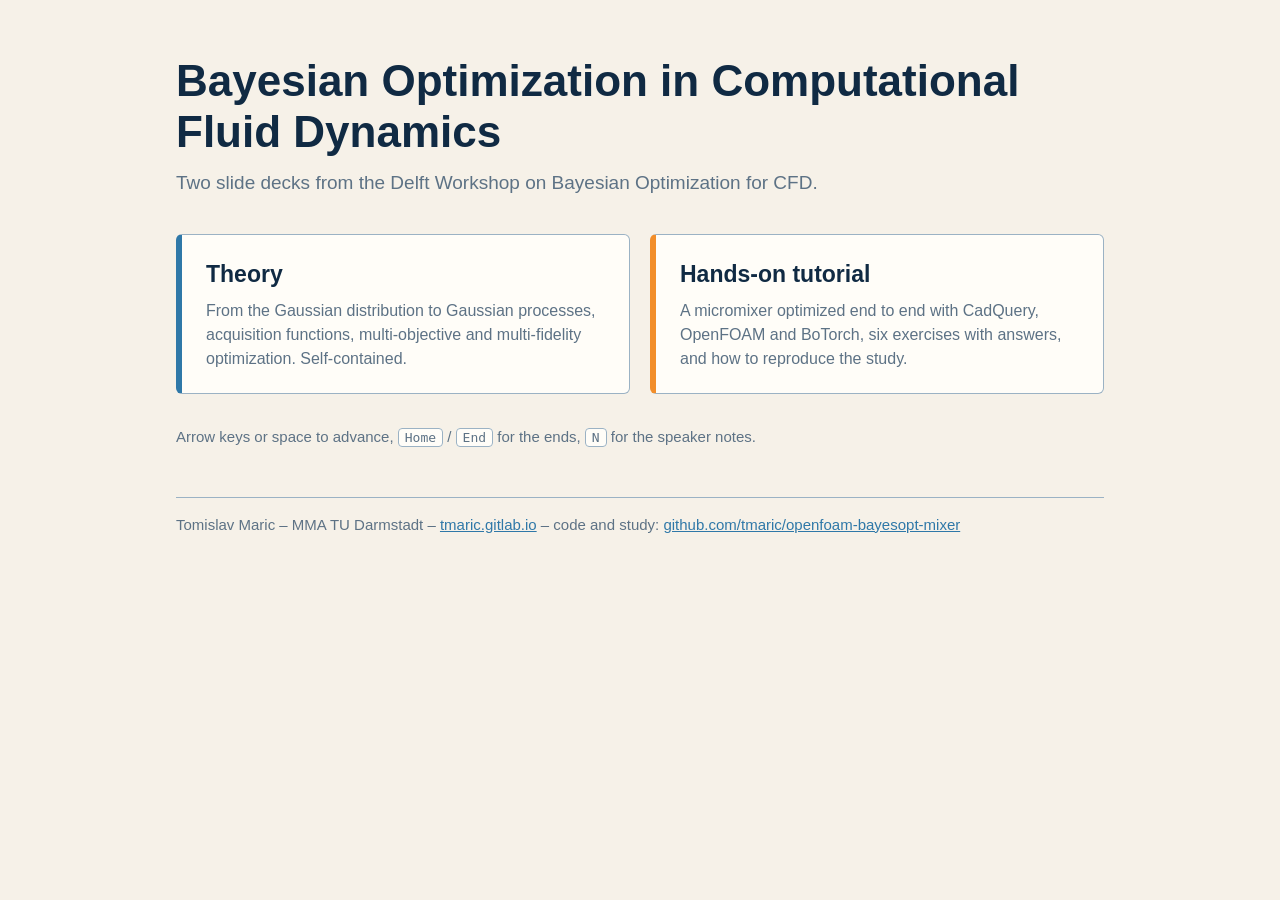
<file: PlanarAlternatingDeflectorMixer/docs/index.html>
<!doctype html>
<html lang="en">
<head>
  <meta charset="utf-8">
  <meta name="viewport" content="width=device-width, initial-scale=1">
  <title>Bayesian Optimization in CFD</title>
  <meta name="description" content="Two slide decks: the theory of Bayesian optimization, and a hands-on tutorial that optimizes a micromixer with OpenFOAM and BoTorch.">
  <style>
    :root {
      --ink: #102a43; --muted: #5d7285; --paper: #f6f1e8; --white: #fffdf8;
      --blue: #2f78a8; --orange: #f28e2b; --line: #9bb2c4;
    }
    * { box-sizing: border-box; }
    body {
      margin: 0; background: var(--paper); color: var(--ink);
      font-family: Inter, Aptos, "Segoe UI", Arial, sans-serif; line-height: 1.5;
    }
    main { max-width: 960px; margin: 0 auto; padding: 56px 16px 40px; }
    h1 { font-size: clamp(28px, 5vw, 44px); line-height: 1.15; margin: 0 0 12px; }
    .lead { color: var(--muted); font-size: 19px; margin: 0 0 36px; max-width: 46em; }
    .decks { display: grid; grid-template-columns: repeat(auto-fit, minmax(280px, 1fr)); gap: 20px; }
    a.deck {
      display: block; background: var(--white); border: 1px solid var(--line);
      border-left: 6px solid var(--blue); border-radius: 6px; padding: 22px 24px;
      color: inherit; text-decoration: none;
    }
    a.deck.tutorial { border-left-color: var(--orange); }
    a.deck:hover, a.deck:focus-visible { box-shadow: 0 4px 14px rgba(16, 42, 67, .14); outline: none; }
    a.deck h2 { font-size: 23px; margin: 0 0 8px; }
    a.deck p { margin: 0; color: var(--muted); }
    .hint { margin: 32px 0 0; color: var(--muted); font-size: 15px; }
    kbd {
      font-family: "Cascadia Code", Consolas, monospace; font-size: 13px;
      background: var(--white); border: 1px solid var(--line); border-radius: 4px; padding: 1px 6px;
    }
    footer { margin-top: 48px; padding-top: 16px; border-top: 1px solid var(--line); font-size: 15px; color: var(--muted); }
    footer a { color: var(--blue); }
  </style>
</head>
<body>
  <main>
    <h1>Bayesian Optimization in Computational Fluid Dynamics</h1>
    <p class="lead">Two slide decks from the Delft Workshop on Bayesian Optimization for CFD.</p>
    <div class="decks">
      <a class="deck" href="bayesian-optimization-cfd-theory.html">
        <h2>Theory</h2>
        <p>From the Gaussian distribution to Gaussian processes, acquisition functions, multi-objective and multi-fidelity optimization. Self-contained.</p>
      </a>
      <a class="deck tutorial" href="bayesian-optimization-cfd-tutorial.html">
        <h2>Hands-on tutorial</h2>
        <p>A micromixer optimized end to end with CadQuery, OpenFOAM and BoTorch, six exercises with answers, and how to reproduce the study.</p>
      </a>
    </div>
    <p class="hint">Arrow keys or space to advance, <kbd>Home</kbd> / <kbd>End</kbd> for the ends, <kbd>N</kbd> for the speaker notes.</p>
    <footer>
      Tomislav Maric &ndash; MMA TU Darmstadt &ndash;
      <a href="https://tmaric.gitlab.io">tmaric.gitlab.io</a> &ndash;
      code and study: <a href="https://github.com/tmaric/openfoam-bayesopt-mixer">github.com/tmaric/openfoam-bayesopt-mixer</a>
    </footer>
  </main>
</body>
</html>
</file>
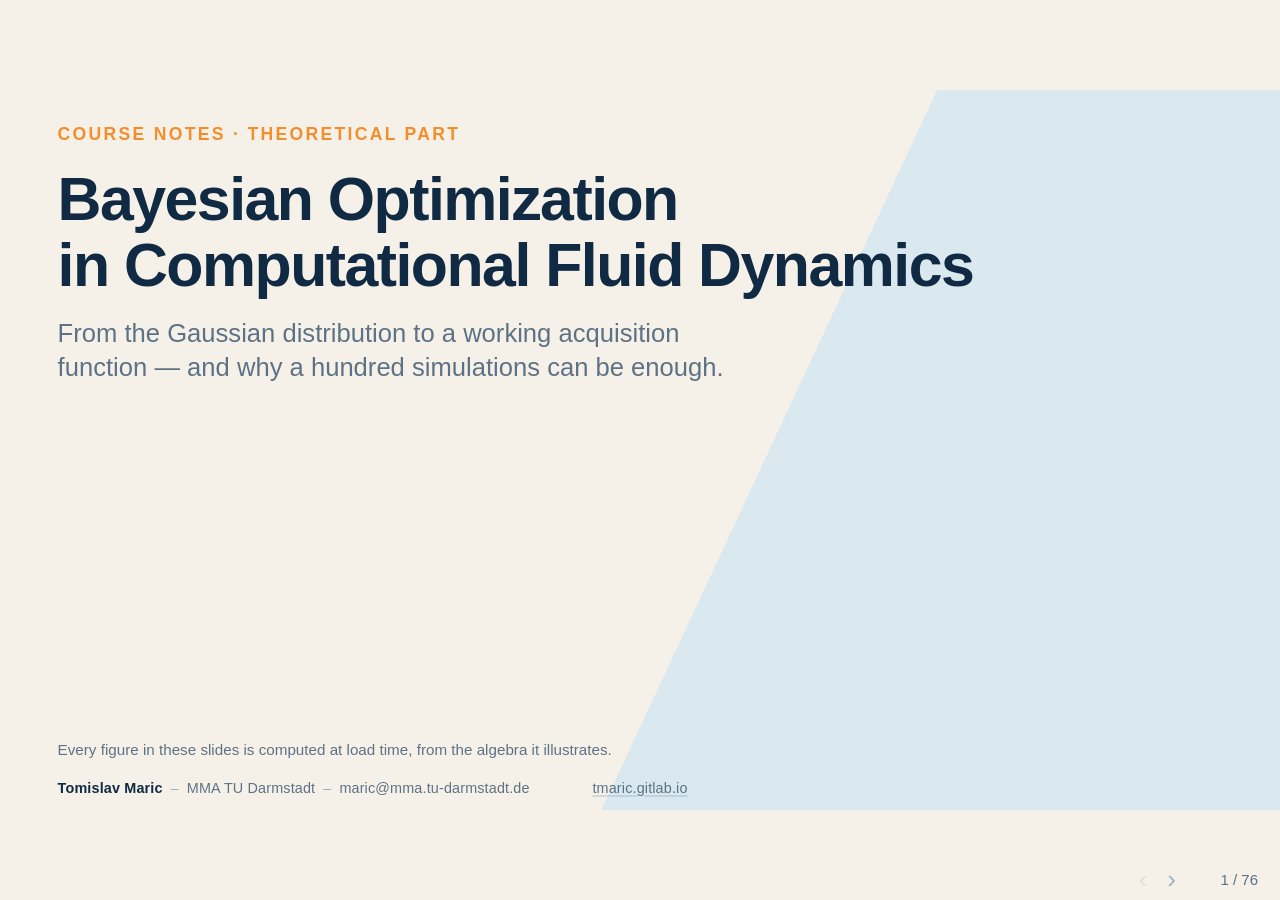
<file: PlanarAlternatingDeflectorMixer/docs/bayesian-optimization-cfd-theory.html>
<!doctype html>
<html lang="en">
<head>
  <meta charset="utf-8">
  <meta name="viewport" content="width=device-width, initial-scale=1.0">
  <title>Bayesian Optimization in CFD &mdash; Theory</title>
  <link rel="stylesheet" href="slides.css">
</head>
<body>
  <div class="reveal">
    <div class="slides">

      <section class="title-slide">
        <div class="eyebrow">Course notes &middot; theoretical part</div>
        <h1>Bayesian Optimization<br>in Computational Fluid Dynamics</h1>
        <p class="subtitle">From the Gaussian distribution to a working acquisition function &mdash; and why a hundred simulations can be enough.</p>
        <div class="footline">Every figure in these slides is computed at load time, from the algebra it illustrates.</div>
      </section>

      <!-- ============ PART 1 ============ -->
      <section class="divider">
        <div class="part">Part one</div>
        <h2>Why Bayesian optimization</h2>
        <p>What it is, what it costs, and how it compares with the alternatives you already know.</p>
          <div class="roadmap">
            <span class="now">1. Why BO</span>
            <span>2. CFD loop</span>
            <span>3. Overview</span>
            <span>4. Building blocks</span>
            <span>5. Bayes</span>
            <span>6. Acquisition</span>
            <span>7. Objectives</span>
            <span>8. Fidelity</span>
            <span>9. Conclusions</span>
          </div>
      </section>

      <section class="statement">
        <div class="body">
          <p class="bombastic">Efficient <em>global</em> optimization of expensive, <em>derivative-free</em>, multi-modal functions.</p>
          <p style="margin-top:32px">That single sentence is the whole promise. Every property below follows from it &mdash; and every one of them matters in CFD, where one function evaluation is a simulation.</p>
          <p class="cite">Jones, Schonlau &amp; Welch 1998 &middot; Garnett 2023, ch. 1</p>
        </div>
      </section>

      <section>
        <h2>What Bayesian optimization buys you</h2>
        <div class="body">
          <ul>
            <li><strong>Sample-efficient</strong> &mdash; typically <strong>tens to a few hundred evaluations</strong>, depending on dimension and noise.</li>
            <li><strong>Integrates expert knowledge</strong> rigorously, through the prior and the kernel.</li>
            <li><strong>Computes variance</strong> &mdash; uncertainty quantification comes free with the model.</li>
            <li>Supports <strong>multi-objective, multi-fidelity and constrained</strong> optimization.</li>
            <li>Handles real, integer and categorical components of <strong>x</strong> &mdash; categorical ones one-hot encoded or given their own kernel, never as integers a stationary kernel would read as ordered.</li>
            <li>Proven at scale in machine learning &mdash; hyperparameter tuning and AutoML, including the tuning of AlphaGo.</li>
          </ul>
          <div class="callout blue">
            <p><strong>Scope:</strong> f : ℝ<sup>d</sup> → ℝ. Plain BO is most effective up to roughly 10&ndash;20 dimensions; beyond that it needs structure, such as local trust regions (TuRBO) or sparsity priors on the length scales (SAASBO).</p>
          </div>
          <p class="cite">Garnett 2023, ch. 1 &middot; Chen et al. 2018 (AlphaGo) &middot; Eriksson et al. 2019 (TuRBO) &middot; Eriksson &amp; Jankowiak 2021 (SAASBO)</p>
        </div>
      </section>

      <section>
        <h2>Compared with gradient-based optimization</h2>
        <div class="body">
          <div class="two-col">
            <div>
              <h3>What it costs you</h3>
              <ul>
                <li>can get stuck in a <strong>local</strong> optimum;</li>
                <li>requires deriving <em>and</em> implementing an <strong>adjoint problem</strong> &mdash; per objective, per model;</li>
                <li>on complex problems, density- and gradient-based topology optimization often yields disconnected topology, or shapes that cannot be manufactured.</li>
              </ul>
            </div>
            <div>
              <div class="callout">
                <p>The adjoint is not free labour. Every change to the physics &mdash; a new turbulence model, a new boundary condition &mdash; is a new derivation.</p>
              </div>
              <p style="margin-top:20px" class="definition">Where an adjoint <em>is</em> available and the problem is unimodal, it wins on cost. BO is for the case where it is not.</p>
            </div>
          </div>
        </div>
      </section>

      <section>
        <h2>Compared with evolutionary algorithms</h2>
        <div class="body">
          <div class="emph-rows">
            <div class="emph-row"><div class="n">10³</div><div class="t"><strong>Evaluations, empirically.</strong> An order of magnitude more than BO needs &mdash; decisive when each one is a simulation.</div></div>
            <div class="emph-row"><div class="n">—</div><div class="t"><strong>Heuristic, with no measure of uncertainty.</strong> You get a best-so-far, not a model you can interrogate.</div></div>
            <div class="emph-row"><div class="n">d &lt; 200</div><div class="t"><strong>But they scale further in dimension.</strong> Above roughly 60 parameters, this is the honest choice.</div></div>
          </div>
          <div class="callout green">
            <p>The trade is simple: <strong>BO spends thinking to save evaluations.</strong> That is the right trade exactly when evaluations are simulations.</p>
          </div>
        </div>
      </section>

      <section>
        <h2>Two CFD applications</h2>
        <div class="body">
          <div class="two-col">
            <div>
              <h3>Chip cooling</h3>
              <p>A parameterized cooling geometry. Objectives in tension: <strong>heat removed</strong> against <strong>pressure loss</strong>. The result is a Pareto front, sampled and then confirmed, from which an engineer picks against a pump curve.</p>
            </div>
            <div>
              <h3>Passive chaotic micromixing</h3>
              <p>No moving parts: the walls must stretch and fold the interface. Objectives in tension: <strong>mixing quality</strong> against <strong>pressure loss</strong>.</p>
            </div>
          </div>
          <div class="verdict">Both are <strong>CAD-in-the-loop</strong>: the design variables are geometry, so every proposal must be built, meshed and solved before it can be scored.</div>
        </div>
      </section>

      <!-- ============ PART 2 ============ -->
      <section class="divider">
        <div class="part">Part two</div>
        <h2>The loop, end to end</h2>
        <p>What has to happen between proposing a parameter vector and getting a number back.</p>
          <div class="roadmap">
            <span class="done">1. Why BO</span>
            <span class="now">2. CFD loop</span>
            <span>3. Overview</span>
            <span>4. Building blocks</span>
            <span>5. Bayes</span>
            <span>6. Acquisition</span>
            <span>7. Objectives</span>
            <span>8. Fidelity</span>
            <span>9. Conclusions</span>
          </div>
      </section>

      <section>
        <h2>CAD → mesh → solve → score</h2>
        <div class="body">
          <div class="pipeline">
            <div class="stage"><strong>1 · Parametric CAD</strong><span>x becomes a solid model. Scripted, not clicked.</span></div>
            <div class="pipeline-arrow">→</div>
            <div class="stage"><strong>2 · Mesh</strong><span>Automatic, unattended, and it must not fail silently.</span></div>
            <div class="pipeline-arrow">→</div>
            <div class="stage"><strong>3 · Simulate</strong><span>The expensive step. Minutes to core-days.</span></div>
            <div class="pipeline-arrow">→</div>
            <div class="stage"><strong>4 · Score</strong><span>Objectives, plus the gates that decide whether they count.</span></div>
          </div>
          <div class="callout">
            <p>Steps 1, 2 and 4 are where a CAD-in-the-loop study actually fails. Step 3 is only where it spends its money.</p>
          </div>
        </div>
      </section>

      <section>
        <h2>Constraining the parametric CAD</h2>
        <div class="body">
          <p class="claim">The optimizer will propose the corners of your box. Every corner must be a shape that can be built, meshed and solved.</p>
          <div class="two-col">
            <div>
              <h3>Why it matters</h3>
              <p>An unconstrained box contains slivers, self-intersections and features below the mesh resolution. Each one costs a wasted CFD run to discover &mdash; or worse, produces a number that looks fine.</p>
            </div>
            <div>
              <h3>How to do it</h3>
              <p>Express dependent parameters as <strong>ratios into admissible intervals</strong> whose endpoints depend on the other parameters. The optimizer then searches a plain unit box, and feasibility is structural rather than checked after the fact.</p>
            </div>
          </div>
        </div>
      </section>

      <section>
        <h2>Two kinds of failure, and only one of them is a result</h2>
        <div class="body">
          <div class="two-col">
            <div>
              <h3>A result</h3>
              <p>The design was built, meshed and solved &mdash; and it diverged, failed a quality gate, or produced a flow you would never accept. That region of the design space really is bad, and the model should learn it.</p>
            </div>
            <div>
              <h3>Not a result</h3>
              <p>A missing binary, an unbound path, a rejected <code>sbatch</code>, an out-of-memory. The <em>design</em> was fine; the machinery failed. Recorded as a failure, it teaches the model that a good region is hopeless.</p>
            </div>
          </div>
          <div class="verdict">The exit code is the same in both cases. Nothing downstream can tell them apart unless the workflow was built to.</div>
        </div>
      </section>

      <section>
        <h2>Telling them apart, and recording each</h2>
        <div class="body">
          <p class="claim"><strong>Physics failures scatter across the design space; a broken tool fails identically every time.</strong></p>
          <ul>
            <li>Every step records its own name when it fails.</li>
            <li>Probe the environment before the first design is touched.</li>
            <li>Stop the campaign when several designs in a row die in the <em>same</em> step.</li>
          </ul>
          <p class="caution" style="margin-top:16px">Record a real failure as <em>infeasible</em> for a feasibility model (part seven) and leave it out of the objective's GP. Writing a penalty value into the objective instead distorts the model &mdash; the next slide shows how much.</p>
        </div>
      </section>

      <section>
        <h2>What that costs, exactly</h2>
        <div class="body">
          <div class="panel-pair">
            <figure><svg data-failgp="clean"></svg>
              <figcaption><strong>Recorded correctly</strong>the posterior is worth +1.03 at the true optimum and the acquisition sends the next simulation straight there.</figcaption></figure>
            <figure><svg data-failgp="poisoned"></svg>
              <figcaption><strong>Two launch failures written back as the penalty value</strong>the same optimum is now believed to be worth &minus;2.55, and the next proposal goes to x = 0.35 instead.</figcaption></figure>
          </div>
          <p class="caution" style="margin-top:14px">Nothing crashed. The campaign runs to completion, reports an optimum, and is wrong &mdash; because a failed <em>run</em> was written back as a failed <em>design</em>.</p>
        </div>
        <aside class="notes">Same six designs and the same kernel in both panels; only two recorded values differ. The penalty value used here is -2.5, which is the sort of number a failure handler writes so the optimizer "avoids that region". It works — that is the problem.</aside>
      </section>

      <section>
        <h2>Everything converged. Everything was wrong.</h2>
        <div class="body">
          <p>In one micromixer campaign, the CAD classified a boundary face as an inlet by the direction it <strong>pointed</strong>, not where it <strong>was</strong>. Every upstream-facing obstacle face became an inlet, and the solver injected fluid through the middle of the device.</p>
          <div class="two-col">
            <div>
              <h3>What the diagnostics said</h3>
              <p>Nothing. Every solve converged. <code>checkMesh</code> reported <em>Mesh OK</em>. Residuals fell. The Pareto fronts looked plausible, and were smooth.</p>
            </div>
            <div>
              <h3>What was actually true</h3>
              <p>The inlet area was 2.85 &times; H instead of 1 &times; H. <strong>28 designs</strong> &mdash; an entire campaign &mdash; had to be discarded and could not be pooled with the corrected ones.</p>
            </div>
          </div>
          <div class="verdict">Only a test that knows where an inlet is <em>supposed to be</em> could have caught this. No exit code, no residual and no mesh check ever could.</div>
        </div>
        <aside class="notes">This is the argument for writing the physical, top-level test first: the straight channel against its analytic pressure drop. It is the cheapest test in the campaign and the only one that would have failed here.</aside>
      </section>

      <!-- ============ PART 3 ============ -->
      <section class="divider">
        <div class="part">Part three</div>
        <h2>Bayesian optimization at a glance</h2>
        <p>The goal, the two building blocks, and the loop &mdash; before the mathematics.</p>
          <div class="roadmap">
            <span class="done">1. Why BO</span>
            <span class="done">2. CFD loop</span>
            <span class="now">3. Overview</span>
            <span>4. Building blocks</span>
            <span>5. Bayes</span>
            <span>6. Acquisition</span>
            <span>7. Objectives</span>
            <span>8. Fidelity</span>
            <span>9. Conclusions</span>
          </div>
      </section>

      <section>
        <h2>The goal</h2>
        <div class="body">
          <p class="formula">x* = argmax<sub>x ∈ 𝒳</sub> f(x),&nbsp;&nbsp; 𝒳 = [0, 1]<sup>d</sup> after scaling each parameter to its range</p>
          <p>f is an <strong>expensive black box</strong>: no formula, no gradient, and each evaluation is a simulation.</p>
          <div class="callout blue">
            <p>Bayesian optimization models f with a cheap <strong>probabilistic surrogate</strong> &mdash; a <strong>Gaussian process (GP)</strong> &mdash; and uses <em>its</em> mean and uncertainty to decide where the next expensive evaluation should go.</p>
          </div>
        </div>
      </section>

      <section>
        <h2>Two building blocks, one loop</h2>
        <div class="body">
          <div class="two-col">
            <div>
              <h3>The Gaussian process</h3>
              <p>A probabilistic surrogate for the expensive function. It supplies closed-form, inexpensive <strong>mean μ(x)</strong> and <strong>variance σ²(x)</strong>.</p>
              <p class="definition">The expensive global search over f becomes a cheap global search over a function built from the GP.</p>
            </div>
            <div>
              <h3>The acquisition function</h3>
              <p>Optimizing μ alone would only <strong>exploit</strong>. Including σ² lets us <strong>explore</strong> where the GP is uncertain.</p>
              <p class="definition">The acquisition function combines the two into one number to maximize.</p>
            </div>
          </div>
        </div>
      </section>

      <section>
        <h2>The Bayesian optimization loop</h2>
        <div class="body">
          <p><strong>Before the loop:</strong> evaluate f at n<sub>0</sub> space-filling points (Sobol or Latin hypercube) to get D = {(x<sub>i</sub>, y<sub>i</sub>)}. With no data the acquisition is flat and says nothing; with only a few points the uncertainty peaks at the edges of the box, so a space-filling start pays for itself.</p>
          <div class="emph-rows">
            <div class="emph-row"><div class="n">1</div><div class="t"><strong>Fit</strong> the GP to D: maximize the log marginal likelihood over &theta; = (&#8467;, &sigma;<sub>f</sub>, &sigma;<sub>n</sub>).</div></div>
            <div class="emph-row"><div class="n">2</div><div class="t"><strong>Condition</strong> on D to get the posterior mean &mu;&prime;(x) and standard deviation &sigma;&prime;(x).</div></div>
            <div class="emph-row"><div class="n">3</div><div class="t"><strong>Maximize</strong> the acquisition, x<sub>new</sub> = argmax<sub>x</sub> &alpha;(x; &mu;&prime;, &sigma;&prime;). Cheap, so: global, many restarts.</div></div>
            <div class="emph-row"><div class="n">4</div><div class="t"><strong>Evaluate</strong> the expensive f at x<sub>new</sub> &mdash; one design, or q of them in parallel.</div></div>
            <div class="emph-row"><div class="n">5</div><div class="t"><strong>Augment</strong> D &larr; D &cup; {(x<sub>new</sub>, y<sub>new</sub>)}, and go to 1.</div></div>
          </div>
          <p class="cite">Garnett 2023, ch. 1 and 9</p>
        </div>
      </section>

      <section>
        <h2>When to stop</h2>
        <div class="body">
          <div class="emph-rows">
            <div class="emph-row"><div class="n">1</div><div class="t"><strong>On the budget you can afford.</strong> The usual, and honest, criterion when every evaluation is a simulation.</div></div>
            <div class="emph-row"><div class="n">2</div><div class="t"><strong>When an improvement-based acquisition falls below a threshold &tau;</strong> &mdash; expected improvement, part six: the model itself reporting that nothing left is worth buying. UCB never tends to zero, so it cannot give this signal.</div></div>
          </div>
          <p class="caution" style="margin-top:18px">Do <em>not</em> stop because the best value has not improved for a few iterations. BO spends those iterations exploring on purpose, and that test would halt it exactly when it is doing its job.</p>
        </div>
      </section>

      <!-- ============ PART 4 ============ -->
      <section class="divider">
        <div class="part">Part four</div>
        <h2>Building blocks</h2>
        <p>Gaussian distribution → multivariate Gaussian → Gaussian process. Each step adds exactly one idea.</p>
          <div class="roadmap">
            <span class="done">1. Why BO</span>
            <span class="done">2. CFD loop</span>
            <span class="done">3. Overview</span>
            <span class="now">4. Building blocks</span>
            <span>5. Bayes</span>
            <span>6. Acquisition</span>
            <span>7. Objectives</span>
            <span>8. Fidelity</span>
            <span>9. Conclusions</span>
          </div>
      </section>

      <section>
        <h2>The Gaussian distribution</h2>
        <div class="body">
          <div class="two-col">
            <div>
              <p class="formula">p(z) = (2πσ²)<sup>−1/2</sup> exp( −(z−μ)² / (2σ²) )</p>
              <p><strong>μ</strong> &mdash; the mean, ∫ z p(z) dz</p>
              <p><strong>σ</strong> &mdash; the standard deviation, the spread</p>
              <p><strong>σ²</strong> &mdash; the variance</p>
            </div>
            <div>
              <svg data-fig="gauss1d" style="background:var(--white);border:1px solid #d7e0e7;width:100%;height:330px"></svg>
            </div>
          </div>
        </div>
      </section>

      <section>
        <h2>From one variable to a random vector</h2>
        <div class="body">
          <p>Take n Gaussian variables, z<sub>i</sub> ~ N(μ<sub>i</sub>, σ<sub>i</sub>²), and collect them in a vector z = (z<sub>1</sub>, … , z<sub>n</sub>)<sup>T</sup>. Later each component will be the value of one function at one point, f(x<sub>i</sub>).</p>
          <p class="claim">Assume for now they are <strong>independent</strong>. Then the joint density is just the product of the individual ones.</p>
          <p class="formula">p(z) = (2πσ²)<sup>−1</sup> exp( −[ (z<sub>1</sub>−μ)² + (z<sub>2</sub>−μ)² ] / (2σ²) )</p>
          <p class="definition">Written here for n = 2 with σ<sub>1</sub> = σ<sub>2</sub> = σ and μ<sub>1</sub> = μ<sub>2</sub> = μ, to keep the algebra visible.</p>
        </div>
      </section>

      <section>
        <h2>What do the iso-probability contours look like?</h2>
        <div class="body">
          <div class="two-col">
            <div>
              <p>Set p(z) = λ and take the logarithm:</p>
              <p class="formula">(z<sub>1</sub>−μ)² + (z<sub>2</sub>−μ)² = 2σ² log( 1 / (2πσ²λ) )</p>
              <p class="claim">The right-hand side is a constant. So this is the equation of a <strong>circle</strong>.</p>
              <p class="definition">Independence gives a diagonal covariance matrix, whose contours are ellipses aligned with the axes. They are circles here only because σ<sub>1</sub> = σ<sub>2</sub>: no direction in the plane is special.</p>
            </div>
            <div>
              <svg data-fig="iso-independent" style="background:var(--white);border:1px solid #d7e0e7;width:100%;height:400px"></svg>
            </div>
          </div>
        </div>
      </section>

      <section>
        <h2>The independent multivariate Gaussian, in vector form</h2>
        <div class="body">
          <p>Collecting the normalization constants and combining the exponents gives</p>
          <p class="formula">p(z) = (2π)<sup>−n/2</sup> |Σ<sub>z</sub>|<sup>−1/2</sup> exp( −½ d²<sub>M</sub> ),&nbsp;&nbsp; d²<sub>M</sub> = (z − μ)<sup>T</sup> Σ<sub>z</sub><sup>−1</sup> (z − μ)</p>
          <div class="callout">
            <p>d²<sub>M</sub> is the squared <strong>Mahalanobis distance</strong> between the random vector and its mean &mdash; distance measured in units of the distribution's own spread. The exponent is −½ of it.</p>
          </div>
          <p class="caution" style="margin-top:18px">So far Σ<sub>z</sub> is diagonal. Everything interesting happens when it is not.</p>
        </div>
      </section>

      <section>
        <h2>Adding dependence: the simplest possible coupling</h2>
        <div class="body">
          <p>Dependence means off-diagonal entries in the covariance. The simplest way to create them is an <strong>affine map</strong> of the independent vector:</p>
          <p class="formula">y = A z + b&nbsp;&nbsp;&nbsp;⇔&nbsp;&nbsp;&nbsp; z = A<sup>−1</sup>(y − b)</p>
          <p>We invert it because we want to use the product rule, which only holds for the <em>independent</em> vector z.</p>
          <div class="callout blue">
            <p>Changing variables in a density costs a Jacobian factor:</p>
            <p class="formula" style="margin-bottom:0">p(y) = p<sub>z</sub>( A<sup>−1</sup>(y − b) ) &middot; |det A|<sup>−1</sup></p>
          </div>
        </div>
      </section>

      <section>
        <h2>The dependent multivariate Gaussian</h2>
        <div class="body">
          <div class="two-col">
            <div>
              <p>Substituting and tidying, with</p>
              <p class="formula">m := Aμ + b,&nbsp;&nbsp; Σ = A Σ<sub>z</sub> A<sup>T</sup></p>
              <p class="formula">p(y) = (2π)<sup>−n/2</sup>|Σ|<sup>−1/2</sup> exp( −½ (y−m)<sup>T</sup> Σ<sup>−1</sup> (y−m) )</p>
              <p class="claim">Same shape as before: the mean moved to m and the covariance became Σ. The Jacobian is absorbed because |det A|<sup>−1</sup>|Σ<sub>z</sub>|<sup>−1/2</sup> = |Σ|<sup>−1/2</sup>.</p>
            </div>
            <div>
              <svg data-fig="iso-dependent" style="background:var(--white);border:1px solid #d7e0e7;width:100%;height:400px"></svg>
            </div>
          </div>
        </div>
      </section>

      <section>
        <h2>The properties of Σ that we will need</h2>
        <div class="body">
          <div class="emph-rows">
            <div class="emph-row"><div class="n">1</div><div class="t"><strong>Symmetric.</strong> Σ<sup>T</sup> = (A Σ<sub>z</sub> A<sup>T</sup>)<sup>T</sup> = A Σ<sub>z</sub> A<sup>T</sup> = Σ.</div></div>
            <div class="emph-row"><div class="n">2</div><div class="t"><strong>Positive definite</strong> when A is invertible, since Σ<sub>z</sub> is. That makes Σ <strong>invertible</strong> too &mdash; not a separate property, a consequence &mdash; and every expression ahead contains Σ<sup>−1</sup>.</div></div>
          </div>
          <div class="callout green">
            <p>These become the load-bearing conditions the moment we replace the <em>numbers</em> in Σ with the values of a <strong>kernel function</strong>. A valid kernel only guarantees positive <em>semi</em>-definiteness &mdash; two identical inputs make K singular &mdash; which is why a noise term σ<sub>n</sub>²I, or a small jitter, is always added.</p>
          </div>
        </div>
      </section>

      <section>
        <h2>The Gaussian process</h2>
        <div class="body">
          <p>A Gaussian process f ~ GP(μ, k) is a collection of random variables, <strong>any finite subset of which is jointly Gaussian</strong>. At the N designs X = (x<sub>1</sub>, … , x<sub>N</sub>) we have simulated:</p>
          <p class="formula">f(X) ~ N( μ(X), K ),&nbsp;&nbsp; K := k(X, X),&nbsp; K<sub>ij</sub> = k(x<sub>i</sub>, x<sub>j</sub>)</p>
          <p>The covariance matrix is generated by a <strong>kernel</strong> instead of tabulated &mdash; e.g. the squared exponential with ARD, one length scale per parameter:</p>
          <p class="formula">k(x, x′) = σ<sub>f</sub>² exp( −½ Σ<sub>j</sub> (x<sub>j</sub> − x′<sub>j</sub>)² / ℓ<sub>j</sub>² )</p>
          <p class="definition">We observe y<sub>i</sub> = f(x<sub>i</sub>) + ε<sub>i</sub>, ε<sub>i</sub> ~ N(0, σ<sub>n</sub>²): noise, or the small jitter a deterministic solver still needs.</p>
          <p class="cite">Garnett 2023, ch. 2 &middot; Rasmussen &amp; Williams 2006, ch. 2 and 4</p>
        </div>
        <aside class="notes">Because k must produce a symmetric positive (semi-)definite K for every choice of points, you cannot choose any function k. Large ℓ_j: f barely changes along parameter j — that is what ARD, automatic relevance determination, reads as a sensitivity analysis.</aside>
      </section>

      <section>
        <h2>A prior over functions, not over numbers</h2>
        <div class="body">
          <svg data-fig="gp-prior" data-ell="0.13" style="background:var(--white);border:1px solid #d7e0e7;width:100%;height:340px"></svg>
          <p style="margin-top:14px">Every colored line is one function drawn from the prior. Before any data, the GP says: <strong>the truth is some function like these</strong> &mdash; mean zero, and smooth on the length scale ℓ set by the kernel.</p>
        </div>
        <aside class="notes">Drawn by Cholesky-factorizing the kernel matrix over the grid and multiplying by standard normals — the same construction as the maths on the previous slides, run for real.</aside>
      </section>

      <section>
        <h2>One number decides how much f is allowed to wiggle</h2>
        <div class="body">
          <div class="panel-row">
            <figure><svg data-fig="gp-prior" data-ell="0.04" data-narrow></svg>
              <figcaption><strong>short</strong>almost anything can happen between two samples</figcaption></figure>
            <figure><svg data-fig="gp-prior" data-ell="0.15" data-narrow></svg>
              <figcaption><strong>medium</strong>a few turns across the domain</figcaption></figure>
            <figure><svg data-fig="gp-prior" data-ell="0.45" data-narrow></svg>
              <figcaption><strong>long</strong>the whole domain is essentially one trend</figcaption></figure>
          </div>
          <p class="claim" style="margin-top:16px">Same five random draws in all three panels. Only &#8467; changed &mdash; and with it, everything the model is prepared to believe about the parts of f it has not seen.</p>
        </div>
        <aside class="notes">The colored curves correspond one-to-one across the panels: identical standard normals, different Cholesky factor. One length scale per dimension is exactly what ARD, introduced with the kernel two slides back, exploits.</aside>
      </section>

      <section>
        <h2>What you actually choose</h2>
        <div class="body">
          <ul>
            <li>The solver is deterministic. A GP models <strong>our uncertainty</strong> about the unknown function f by treating it as random.</li>
            <li>Specifically <strong>Gaussian</strong>. That may not be the best assumption for every problem; in CFD, practice shows it works.</li>
            <li>As the engineer, you choose the <strong>covariance kernel and its parameters</strong>.</li>
          </ul>
          <div class="verdict">Choosing the kernel <strong>is</strong> the modeling step. It encodes what you believe about smoothness, length scales, and which parameters matter.</div>
          <p class="cite">Garnett 2023, ch. 3 &middot; Rasmussen &amp; Williams 2006, ch. 4</p>
        </div>
      </section>

      <section>
        <h2>Same five simulations, three beliefs, three different answers</h2>
        <div class="body">
          <div class="panel-row">
            <figure><svg data-kernel="0.05"></svg>
              <figcaption><strong>Too short</strong>the mean falls back to zero between samples; the model claims to know nothing there</figcaption></figure>
            <figure><svg data-kernel="0.25"></svg>
              <figcaption><strong>About right</strong>the mean tracks the hidden truth and the band is honest about the gaps</figcaption></figure>
            <figure><svg data-kernel="0.40"></svg>
              <figcaption><strong>Too long</strong>too stiff to turn where the data asks, so it overshoots &mdash; confidently</figcaption></figure>
          </div>
          <p class="caution" style="margin-top:14px">The right-hand panel is the dangerous one: the band is <em>narrow</em> exactly where the mean is most wrong. An over-smooth prior does not report its own misspecification.</p>
        </div>
        <aside class="notes">Gray dashed is the hidden truth; the black dots are the same five observations in all three panels. Nothing changed but one kernel parameter. This is the motivation for maximum likelihood, after the Bayes part: you do not want to be choosing this number by eye.</aside>
      </section>


      <!-- ============ PART 5 ============ -->
      <section class="divider">
        <div class="part">Part five</div>
        <h2>Bayes, and conditioning the GP</h2>
        <p>How observing data turns the prior over functions into a posterior.</p>
          <div class="roadmap">
            <span class="done">1. Why BO</span>
            <span class="done">2. CFD loop</span>
            <span class="done">3. Overview</span>
            <span class="done">4. Building blocks</span>
            <span class="now">5. Bayes</span>
            <span>6. Acquisition</span>
            <span>7. Objectives</span>
            <span>8. Fidelity</span>
            <span>9. Conclusions</span>
          </div>
      </section>

      <section class="statement">
        <div class="body">
          <p class="question">John is quiet, nerdy, and loves solving logic puzzles.</p>
          <p class="question" style="margin-top:26px">Is John more likely to be a <em>mathematician</em> or a <em>librarian</em>?</p>
        </div>
      </section>

      <section>
        <h2>The description is not the whole story</h2>
        <div class="body">
          <p class="claim">Statistically there are far more librarians than mathematicians.</p>
          <p>Even if a mathematician matches that description better, the sheer <strong>base rate</strong> of librarians can outweigh it. Which way the answer falls depends entirely on the ratio of the two populations &mdash; a number the description never mentions.</p>
          <div class="callout">
            <p>This is the mistake Bayes' theorem exists to prevent: <strong>judging by fit to the evidence while ignoring how much space the hypothesis occupied to begin with.</strong></p>
          </div>
        </div>
      </section>

      <section>
        <h2>Put numbers on it</h2>
        <div class="body">
          <p>Suppose there are <strong>20 librarians for every mathematician</strong>, and suppose the description fits <strong>8 in 10 mathematicians</strong> but only <strong>1 in 10 librarians</strong>. In odds form, Bayes is one multiplication:</p>
          <div class="odds">
            <div class="box"><div class="lab">prior odds</div><div class="num">1 : 20</div><div class="sub">how many of each exist</div></div>
            <div class="op">&times;</div>
            <div class="box"><div class="lab">likelihood ratio</div><div class="num">8 : 1</div><div class="sub">how well each explains the description</div></div>
            <div class="op">=</div>
            <div class="box result"><div class="lab">posterior odds</div><div class="num">1 : 2.5</div><div class="sub">P(mathematician | description) = 0.29</div></div>
          </div>
          <p class="claim" style="margin-top:16px">The description fits a mathematician <strong>eight times better</strong> &mdash; and John is still more than twice as likely to be a librarian.</p>
          <p class="cite">Tversky &amp; Kahneman 1974</p>
        </div>
        <aside class="notes">The odds form is worth writing out: posterior odds = prior odds x likelihood ratio, with no normalizing constant to carry. Evidence multiplies the prior, it does not replace it — which is exactly what the GP posterior does on the next slides, pulling the prior around rather than overwriting it.</aside>
      </section>

      <section>
        <h2>Bayes' theorem</h2>
        <div class="body">
          <p>Given an observation, what is the probability that the hypothesis is true?</p>
          <p class="formula">P(H | D) = P(D | H) P(H) / [ P(D | H) P(H) + P(D | ¬H) P(¬H) ]</p>
          <div class="three-col">
            <div><h3>P(H)</h3><p>the <strong>prior</strong> &mdash; how plausible H was before we looked</p></div>
            <div><h3>P(D | H)</h3><p>the <strong>likelihood</strong> &mdash; how well H explains what we saw</p></div>
            <div><h3>P(H | D)</h3><p>the <strong>posterior</strong> &mdash; what to believe now</p></div>
          </div>
          <p class="caution" style="margin-top:18px">The denominator is just the total probability of seeing D at all, by either route. The posterior is a ratio of areas.</p>
        </div>
      </section>

      <section>
        <h2>Marginalizing: integrating out what you did not ask about</h2>
        <div class="body">
          <p>A joint density carries every variable at once. Usually you want a statement about <em>one</em> of them, with the rest allowed to be anything they like. That is a marginal:</p>
          <p class="formula">p(y<sub>1</sub>) = &int; p(y<sub>1</sub>, y<sub>2</sub>) dy<sub>2</sub></p>
          <div class="two-col">
            <div>
              <h3>Why it appears here</h3>
              <p>Bayes' denominator <em>is</em> a marginal: p(D) is the joint p(D, H) summed over every hypothesis &mdash; the probability of the data by any route.</p>
            </div>
            <div>
              <h3>Why it usually hurts</h3>
              <p>The integral runs over every unobserved variable. In a general model it is the expensive, often intractable step.</p>
            </div>
          </div>
          <div class="verdict">For Gaussians the integral has a closed form, and it is almost insultingly cheap.</div>
        </div>
      </section>

      <section>
        <h2>Two operations on the same joint</h2>
        <div class="body">
          <div class="panel-pair">
            <figure><svg data-mc="marginal"></svg>
              <figcaption><strong>Marginalize</strong>collapse the joint along y&#8322;, keeping every value it might have taken. You learn nothing new, so the spread over y&#8321; is unchanged.</figcaption></figure>
            <figure><svg data-mc="conditional"></svg>
              <figcaption><strong>Condition</strong>take the single slice where y&#8322; = 1.5 and renormalise it. Because the two are correlated, the mean moves to 1.20 and the spread shrinks to 0.60.</figcaption></figure>
          </div>
          <p class="claim" style="margin-top:14px">Conditioning is what a measurement does. The mean moves toward what was observed and the variance falls &mdash; and those two sentences are the whole content of &mu;&prime; and &sigma;&prime;.</p>
        </div>
        <aside class="notes">Same bivariate Gaussian in both panels, correlation 0.8. Left: the orange verticals are the columns being summed. Right: the orange horizontal is the observation, and the curve above it is that one slice, renormalised. Conditional variance is 1 - rho^2 = 0.36, so sd = 0.6 — and note it does not depend on WHICH value y2 took, only that it was observed. That is why the GP band collapses at a sample regardless of the value measured there.</aside>
      </section>

      <section>
        <h2>Why a Gaussian makes this free</h2>
        <div class="body">
          <div class="two-col">
            <div>
              <h3>Marginalizing = deleting</h3>
              <p>Take a jointly Gaussian vector, drop the components you do not want, and the rest is still Gaussian &mdash; with the mean and covariance you get by <strong>striking out the corresponding rows and columns</strong>. No integral is performed.</p>
              <p class="formula" style="font-size:26px">N(&mu;, &Sigma;) &rarr; N(&mu;<sub>A</sub>, &Sigma;<sub>AA</sub>)</p>
            </div>
            <div>
              <h3>What that buys a GP</h3>
              <p>A GP is a distribution over infinitely many variables; a computer holds finitely many. It does not need more: any finite set of points is <em>already</em> the exact marginal of the infinite object. The N designs you simulated are the whole model, as far as any computation is concerned.</p>
            </div>
          </div>
          <div class="verdict">This is the definition of a Gaussian process: a collection of random variables, <em>any finite subset of which</em> is jointly Gaussian.</div>
        </div>
      </section>

      <section>
        <h2>Fitting the GP to data: maximum likelihood</h2>
        <div class="body">
          <p>The kernel has hyperparameters θ = (ℓ<sub>1</sub>, … , ℓ<sub>d</sub>, σ<sub>f</sub>, σ<sub>n</sub>). Fitting them means maximizing the <strong>evidence</strong> &mdash; p(y | θ), the marginal likelihood, f integrated out:</p>
          <p class="formula">θ* = argmax<sub>θ</sub> p(y | θ)</p>
          <p>Because the GP is a multivariate Gaussian, efficient closed-form expressions for ∂<sub>θᵢ</sub>GP exist. Since it involves exponentials, we maximize the <strong>log</strong> marginal likelihood:</p>
          <p class="formula">log p(y | θ) = −½ (y−μ)<sup>T</sup> (K + σ<sub>n</sub>²I)<sup>−1</sup> (y−μ) − ½ log|K + σ<sub>n</sub>²I| − (N/2) log 2π</p>
          <div class="callout blue">
            <p>The three terms trade off against each other: <strong>data fit</strong>, a <strong>complexity penalty</strong>, and a constant. The middle term is why maximum likelihood does not simply drive the length scales to zero.</p>
          </div>
          <p class="cite">Garnett 2023, ch. 4 &middot; Rasmussen &amp; Williams 2006, ch. 5</p>
        </div>
      </section>

      <section>
        <h2>What the fit gives you &mdash; and what it does not</h2>
        <div class="body">
          <div class="panel-pair">
            <figure><svg data-mle="profile"></svg>
              <figcaption><strong>The fit</strong>log p(y | &theta;) against the length scale, with the signal variance at its own optimum and &sigma;<sub>n</sub> fixed &mdash; a grid search, to show the shape. In general the likelihood is multimodal, so real fits use several restarts.</figcaption></figure>
            <figure><svg data-mle="prior"></svg>
              <figcaption><strong>The result</strong>the GP with those fitted values, before conditioning. The draws now wiggle at the right rate &mdash; and the mean runs flat at zero, straight past every observation.</figcaption></figure>
          </div>
          <p class="caution" style="margin-top:14px">Maximum likelihood fits <strong>&theta;</strong>, not <strong>f</strong>. It chooses which family of functions the model finds plausible. It does not make the model pass through a single data point &mdash; that is conditioning, next.</p>
        </div>
        <aside class="notes">Ten samples here, not the five used elsewhere, and deliberately: with five the profile is nearly flat and the optimizer runs to the lower bound on the length scale, declaring the data uncorrelated noise. Hyperparameters need data too. In practice you bound the length scales or put priors on them precisely because early in a campaign there is not enough data to identify them — worth saying out loud, because it is the state every CFD campaign starts in.</aside>
      </section>
      <section>
        <h2>Conditioning a GP is Bayes in a continuous setting</h2>
        <div class="body">
          <p class="formula">GP(y′ | y) = GP(y′) GP(y | y′) / GP(y)</p>
          <h3 style="margin-top:20px">The recipe</h3>
          <ol class="steps">
            <li><p>The observed y and the wanted y′ come from the <strong>same</strong> GP, so write their joint as one Gaussian with a block covariance: K + σ<sub>n</sub>²I, k(X, x′) and k(x′, x′).</p></li>
            <li><p>The denominator GP(y) is that joint <strong>marginalized</strong> over y′ — the evidence, which by the previous slide costs nothing to write down.</p></li>
            <li><p>Divide, cancel, apply the <strong>block-matrix inverse</strong>. The exponent stays quadratic, so the result is another Gaussian — and you read its mean and covariance straight off.</p></li>
          </ol>
          <p class="claim" style="margin-top:14px">The posterior of a Gaussian conditioned on Gaussian data is again Gaussian. That closure is the reason any of this is cheap.</p>
        </div>
      </section>

      <section>
        <h2>The two formulas everything rests on</h2>
        <div class="body">
          <p class="formula">μ′(x′) = μ(x′) + k<sub>*</sub><sup>T</sup> (K + σ<sub>n</sub>²I)<sup>−1</sup> ( y − μ(X) )</p>
          <p class="formula">σ′²(x′) = k(x′, x′) − k<sub>*</sub><sup>T</sup> (K + σ<sub>n</sub>²I)<sup>−1</sup> k<sub>*</sub>,&nbsp;&nbsp; k<sub>*</sub> := k(X, x′) ∈ ℝ<sup>N</sup></p>
          <div class="two-col" style="margin-top:12px">
            <div>
              <p><strong>μ′</strong> &mdash; the updated mean. As σ<sub>n</sub> → 0 it passes through every observation; with noise it smooths them.</p>
              <p><strong>σ′²</strong> &mdash; the updated variance: it shrinks at the data (to about σ<sub>n</sub>²) and grows away from it.</p>
            </div>
            <div>
              <div class="verdict" style="margin-top:0">Cheap to evaluate everywhere &mdash; so a global search over them is affordable.</div>
            </div>
          </div>
          <p class="caution" style="margin-top:16px">K is N × N, where N is the number of simulations you have run &mdash; tens to a few hundred in a CFD campaign. One Cholesky factorization, then each evaluation is a few matrix-vector products.</p>
          <p class="cite">Garnett 2023, ch. 2 &middot; Rasmussen &amp; Williams 2006, ch. 2</p>
        </div>
      </section>

      <section>
        <h2>Watch the variance collapse</h2>
        <div class="body">
          <div class="panel-grid">
            <figure><svg data-cond="0"></svg><figcaption><strong>No data</strong>the mean is flat and the band is the prior: the model is agnostic everywhere.</figcaption></figure>
            <figure><svg data-cond="1"></svg><figcaption><strong>One observation</strong>it pins the mean and pinches the band shut &mdash; but only within about one length scale of it.</figcaption></figure>
            <figure><svg data-cond="3"></svg><figcaption><strong>Three</strong>the band now bulges only in the gaps &mdash; which is precisely where the acquisition function will want to go.</figcaption></figure>
            <figure><svg data-cond="6"></svg><figcaption><strong>Six</strong>the mean has found the shape of the hidden function, and the average &#963; has fallen by a factor of seven.</figcaption></figure>
          </div>
        </div>
        <aside class="notes">Every panel is the two formulas from the previous slide evaluated on a grid — nothing else. Gray dashed is the hidden truth, which the model never sees. The number to read out is the mean uncertainty printed at the top of each panel: 1.10, 0.93, 0.57, 0.16.</aside>
      </section>


      <!-- ============ PART 6 ============ -->
      <section class="divider">
        <div class="part">Part six</div>
        <h2>The acquisition function</h2>
        <p>Turning a mean and a variance into a decision about where to spend the next simulation.</p>
          <div class="roadmap">
            <span class="done">1. Why BO</span>
            <span class="done">2. CFD loop</span>
            <span class="done">3. Overview</span>
            <span class="done">4. Building blocks</span>
            <span class="done">5. Bayes</span>
            <span class="now">6. Acquisition</span>
            <span>7. Objectives</span>
            <span>8. Fidelity</span>
            <span>9. Conclusions</span>
          </div>
      </section>

      <section>
        <h2>Upper confidence bound</h2>
        <div class="body">
          <p class="formula">α<sub>UCB</sub>(x) = μ′(x) + κ σ′(x),&nbsp;&nbsp; κ ∈ ℝ⁺</p>
          <div class="three-col">
            <div><h3>μ′ &mdash; exploit</h3><p>Go where the posterior already predicts a good value.</p></div>
            <div><h3>σ′ &mdash; explore</h3><p>Go where the posterior is uncertain.</p></div>
            <div><h3>κ &mdash; the dial</h3><p>How much exploration you are willing to pay for.</p></div>
          </div>
          <div class="callout">
            <p>UCB is the simplest useful acquisition. Expected improvement, knowledge gradient and the hypervolume-based multi-objective forms all make the same trade with more machinery.</p>
          </div>
          <p class="cite">Srinivas et al. 2010 &middot; Garnett 2023, ch. 7</p>
        </div>
      </section>

      <section>
        <h2>Expected improvement</h2>
        <div class="body">
          <p>Let f* be the best value observed so far. The improvement a new evaluation would bring is max(f(x) &minus; f*, 0); under the GP posterior its expectation has a closed form:</p>
          <p class="formula">&alpha;<sub>EI</sub>(x) = E[ max(f(x) &minus; f*, 0) ] = (&mu;&prime; &minus; f*) &Phi;(z) + &sigma;&prime; &phi;(z),&nbsp;&nbsp; z = (&mu;&prime; &minus; f*) / &sigma;&prime;</p>
          <div class="two-col">
            <div><h3>(&mu;&prime; &minus; f*) &Phi;(z)</h3><p>large where the mean already beats the best &mdash; exploitation.</p></div>
            <div><h3>&sigma;&prime; &phi;(z)</h3><p>large where the model is unsure &mdash; exploration, with no dial to set.</p></div>
          </div>
          <p class="caution" style="margin-top:16px">Unlike UCB, EI tends to zero once nothing plausible beats f* &mdash; which is what makes it usable as a stopping signal.</p>
          <p class="cite">Jones, Schonlau &amp; Welch 1998 &middot; Garnett 2023, ch. 7</p>
        </div>
      </section>

      <section>
        <h2>UCB, drawn on a real posterior</h2>
        <div class="body">
          <svg id="gp-chart"></svg>
          <svg id="ucb-chart"></svg>
        </div>
        <aside class="notes">Computed live from an exact posterior over five observations with a tiny noise term — the mean passes (almost) through every point and the band pinches there, exactly as the two formulas require for σn → 0. The orange curve is μ′ + κσ′.</aside>
      </section>

      <section>
        <h2>Turning the dial on a known test function</h2>
        <div class="body">
          <div class="kappa-row">
            <div class="kp"><div class="cap">κ = 0<span>pure exploitation</span></div><svg data-kappa="0"></svg></div>
            <div class="kp"><div class="cap">κ = 1<span>a little optimism</span></div><svg data-kappa="1"></svg></div>
            <div class="kp"><div class="cap">κ = 3<span>balanced</span></div><svg data-kappa="3"></svg></div>
          </div>
          <p class="cite">test function: Forrester, S&oacute;bester &amp; Keane 2008</p>
        </div>
        <aside class="notes">Forrester function, five samples, one shared posterior. Gray dashed is the hidden truth; the green tick is the true optimum at x = 0.757.</aside>
      </section>

      <section>
        <h2>An optimization inside the optimization</h2>
        <div class="body">
          <p class="claim">Maximizing α(x) is itself a global optimization problem. Why is that affordable?</p>
          <div class="two-col">
            <div>
              <h3>Because the objective changed</h3>
              <p>α is built from μ′ and σ′ &mdash; after one Cholesky factorization, a few matrix-vector products each. Evaluating it a million times costs less than one time step of the simulation it stands in for.</p>
            </div>
            <div>
              <h3>So use brute force</h3>
              <p>Multi-start, many restarts, dense raw sampling. Exactly the brute force you could never afford on f itself.</p>
            </div>
          </div>
          <div class="callout blue">
            <p>Then: sample f at the maximiser, add the point, refit, and go round again. <strong>The expensive function is called once per iteration &mdash; or q times, in a batch.</strong></p>
          </div>
          <p class="cite">Garnett 2023, ch. 8 and 9</p>
        </div>
      </section>

      <section>
        <h2>The loop, running</h2>
        <div class="body">
          <div class="panel-grid">
            <figure><svg data-bostep="0"></svg><figcaption><strong>Start</strong>the acquisition (orange) peaks in the widest gap rather than at the best point seen, so the next simulation goes to x = 0.30.</figcaption></figure>
            <figure><svg data-bostep="1"></svg><figcaption><strong>One step later</strong>that sample was mediocre, and it was still worth it: the band there is gone, and the peak has moved on to x = 0.69.</figcaption></figure>
            <figure><svg data-bostep="3"></svg><figcaption><strong>Three steps</strong>the optimum region has been found. The acquisition has two jobs left: refine here, and check the last unexplored corner.</figcaption></figure>
            <figure><svg data-bostep="5"></svg><figcaption><strong>Five steps</strong>converged. The proposals stop moving because nothing is left that is both plausible and unknown.</figcaption></figure>
          </div>
        </div>
        <aside class="notes">Forrester function, kappa = 2, one point added per panel. The dashed vertical is the argmax of the acquisition — the design the loop is about to simulate. The first proposal, x = 0.30, turns out mediocre: that simulation is the cost of exploration, and the next slide is what it buys.</aside>
      </section>

      <section>
        <h2>What the exploration was for</h2>
        <div class="body">
          <svg data-efficiency style="background:var(--white);border:1px solid #d7e0e7;width:100%;height:470px"></svg>
          <div class="two-col" style="margin-top:10px">
            <div><p><strong>&kappa; = 0 never leaves the first hill it climbs.</strong> With no reward for uncertainty the acquisition just maximizes the mean, and the mean is only informative where data already exists. It re-proposes the same design forever.</p></div>
            <div><p><strong>Random search does not get stuck &mdash; it is only slow.</strong> Averaged over 40 runs it is still short of the optimum after 18 evaluations, which BO reached on its eighth.</p></div>
          </div>
        </div>
        <aside class="notes">Same function, same three starting points, same budget; only the strategy differs. This is the concrete version of the sample-efficiency claim from part one. Say plainly that this is a one-dimensional toy and that the gap widens with dimension — but that the kappa = 0 failure mode is real and does show up in production campaigns.</aside>
      </section>


      <!-- ============ PART 7 ============ -->




      <!-- ============ PART 7 ============ -->
      <section class="divider">
        <div class="part">Part seven</div>
        <h2>Many objectives at once</h2>
        <p>Where the objectives come from, why you should not add them up, and how to choose in the end.</p>
          <div class="roadmap">
            <span class="done">1. Why BO</span>
            <span class="done">2. CFD loop</span>
            <span class="done">3. Overview</span>
            <span class="done">4. Building blocks</span>
            <span class="done">5. Bayes</span>
            <span class="done">6. Acquisition</span>
            <span class="now">7. Objectives</span>
            <span>8. Fidelity</span>
            <span>9. Conclusions</span>
          </div>
      </section>

      <section>
        <h2>Two objectives, and no single answer</h2>
        <div class="body">
          <p>Almost nothing in CFD has one objective &mdash; pressure drop <em>and</em> mixing, lift <em>and</em> drag. They conflict, so &ldquo;the optimum&rdquo; is not a design but a set.</p>
          <div class="two-col">
            <div>
              <h3>Dominance</h3>
              <p>Design <strong>a</strong> dominates <strong>b</strong> if it is at least as good in <em>every</em> objective and strictly better in at least one. Then b is simply never worth building.</p>
            </div>
            <div>
              <h3>The Pareto front</h3>
              <p>The designs that nothing dominates. Along it, one objective improves only at the other's expense: the trade-off, measured rather than assumed.</p>
            </div>
          </div>
          <div class="verdict">Reporting a front instead of a winner is the honest output. It also defers the value judgment until you can see what it costs.</div>
        </div>
      </section>

      <section>
        <h2>An objective is one number squeezed out of a whole field</h2>
        <div class="body">
          <div class="three-col">
            <div><h3>Reduce</h3><p>Δp from a patch-averaged pressure. Mixing from a variance integral over the outlet. Drag from a force integral. One function object, one number, once per design.</p></div>
            <div><h3>Normalize</h3><p>Divide by a matched baseline, so each objective is dimensionless and O(1). Units do not hurt one independent GP per objective; they distort anything that <em>combines</em> objectives &mdash; a weighted sum, the hypervolume, a multi-output GP.</p></div>
            <div><h3>Sign, once</h3><p>Negate what you minimize in exactly one place. And give each objective its own noise: solver tolerance is not the same for a pressure as for a scalar variance.</p></div>
          </div>
          <div class="verdict">Getting the objective wrong is quieter, and far more expensive, than getting the optimizer wrong.</div>
        </div>
        <aside class="notes">One GP per objective, fitted independently, is the usual choice and usually enough. A multi-output GP that shares information across objectives helps only when they genuinely share structure and you have the data to identify it — which early in a campaign you do not.</aside>
      </section>

      <section class="statement">
        <div class="body">
          <p class="bombastic">A constraint is not an objective.</p>
          <p style="margin-top:30px">An objective is <strong>traded off</strong>. A constraint decides whether a design <strong>exists</strong>. Mesh quality, a Reynolds bound, a wall clearance, manufacturability &mdash; not one of them is a quantity you would accept less of in exchange for more mixing.</p>
        </div>
      </section>

      <section>
        <h2>So do not give it a weight</h2>
        <div class="body">
          <div class="two-col">
            <div>
              <h3>What goes wrong</h3>
              <p>Add a constraint as another weighted term and you have <strong>priced</strong> it. The optimizer will then buy a violation whenever the other objective pays enough &mdash; and report that design as a success.</p>
            </div>
            <div>
              <h3>What to do instead</h3>
              <p>Model <strong>feasibility separately</strong>: a GP classifier for &ldquo;did this design survive?&rdquo;, or a GP on the constraint's margin, and multiply the acquisition by the probability of feasibility. Infeasible regions become cheap to avoid rather than expensive to buy.</p>
            </div>
          </div>
          <div class="verdict">Feasible or not is a different question from good or bad, and it needs its own model.</div>
          <p class="cite">Gardner et al. 2014 &middot; Garnett 2023, ch. 11</p>
        </div>
      </section>

      <section>
        <h2>The tempting shortcut: add them up</h2>
        <div class="body">
          <p class="formula" style="font-size:34px">minimize&nbsp;&nbsp; w<sub>1</sub> f<sub>1</sub>(x) + w<sub>2</sub> f<sub>2</sub>(x)</p>
          <div class="two-col" style="margin-top:30px">
            <div>
              <h3>You must price it first</h3>
              <p>The weights <em>are</em> the trade-off &mdash; the very thing the campaign was meant to measure. You are asked to choose them before you have seen it.</p>
            </div>
            <div>
              <h3>One weighting, one design</h3>
              <p>A single weight vector returns a single point. Recovering a front means running the whole campaign again, once per weighting.</p>
            </div>
          </div>
          <div class="verdict">And there is a third objection, worse than both.</div>
        </div>
      </section>

      <section>
        <h2>No weighting reaches the non-convex part of a front</h2>
        <div class="body">
          <svg data-scalarise style="background:var(--white);border:1px solid #d7e0e7;width:100%;height:490px"></svg>
          <p style="margin-top:12px">Sweep the weights and the chosen design <strong>jumps across the gap</strong>. Every design on the red arc is a perfectly good, non-dominated compromise &mdash; and no weighted sum will ever select one.</p>
          <p class="cite">Das &amp; Dennis 1997</p>
        </div>
        <aside class="notes">Both objectives are minimized. Computed here: the front is sampled, its lower convex hull taken, and the longest hull edge identifies the non-convex (unsupported) stretch. The critical weight and the two jump endpoints are read off that geometry, not typed in. ε-constraint methods do reach concave regions — "minimize f1 subject to f2 ≤ ε" — but they still need you to pick ε, and still cost one campaign per ε.</aside>
      </section>

      <section>
        <h2>Hypervolume: one number for a whole front</h2>
        <div class="body">
          <svg data-objspace="hypervolume" style="background:var(--white);border:1px solid #d7e0e7;width:100%;height:430px"></svg>
          <p style="margin-top:12px">A front cannot be ranked against another front without a scalar &mdash; and it has to be a scalar of the <em>set</em>, not of any one design. The <strong>hypervolume</strong> is the area the front dominates with respect to a declared <strong>reference point</strong>. It rewards a front for being good and for being wide, and it is <strong>Pareto-compliant</strong>: a front that dominates another always has more hypervolume. That is why it became the standard.</p>
          <p class="cite">Zitzler &amp; Thiele 1999</p>
        </div>
        <aside class="notes">The reference point is a modeling choice, not a detail: it must be dominated by everything you would accept, because designs worse than it contribute nothing and become invisible to the optimizer. Place it a little beyond the worst tolerable value of each objective. Placing it deliberately close on one axis is also how you tell the optimizer to concentrate there.</aside>
      </section>

      <section>
        <h2>The acquisition for a front</h2>
        <div class="body">
          <p class="formula" style="font-size:30px">&alpha;<sub>EHVI</sub>(x) = E<sub>p(<b>f</b>(x) | D)</sub>[ HV<sub>r</sub>(P &cup; {<b>f</b>(x)}) &minus; HV<sub>r</sub>(P) ]</p>
          <div class="callout blue" style="margin-top:30px">
            <p><strong>Expected hypervolume improvement.</strong> How much area this candidate is expected to add to the front &mdash; averaged over everything the GP still does not know about it.</p>
          </div>
          <p class="claim" style="margin-top:26px">It is expected improvement, with &ldquo;improvement&rdquo; redefined from <em>a better number</em> to <em>a better front</em>. Here <b>f</b>(x) is the vector of objectives, P the current front and r the reference point.</p>
          <p class="cite">Emmerich, Giannakoglou &amp; Naujoks 2006 &middot; Garnett 2023, ch. 11</p>
        </div>
      </section>

      <section>
        <h2>q, N, Log &mdash; three fixes that make it usable</h2>
        <div class="body">
          <div class="three-col">
            <div><h3>q &mdash; jointly</h3><p>Propose q designs at once and score them <em>as a set</em>, so two candidates that would add the same area are not both bought. The difference between a parallel campaign and a merely simultaneous one.</p></div>
            <div><h3>N &mdash; noisy</h3><p>The front you already have is itself uncertain. Integrate over the posterior of the evaluated points rather than treating them as exact &mdash; unavoidable when the objectives are solver output.</p></div>
            <div><h3>Log</h3><p>Improvements collapse toward zero late in a campaign, and the gradients vanish with them. LogEI computes the acquisition directly in log space with numerically stable approximations &mdash; not the log of a value that has already underflowed.</p></div>
          </div>
          <div class="verdict">Together: <code>qLogNEHVI</code>.</div>
          <p class="caution" style="margin-top:16px">Exact hypervolume improvement costs time exponential in the number of objectives. Two or three are comfortable, four is work; beyond that you are using an approximation, and should know that you are.</p>
          <p class="cite">Daulton et al. 2020, 2021 &middot; Ament et al. 2023</p>
        </div>
        <aside class="notes">Lineage worth naming: qEHVI (Daulton et al. 2020) made it differentiable and parallel, qNEHVI (2021) handled observation noise, and the LogEI family (Ament et al. 2023) fixed the numerical vanishing.</aside>
      </section>

      <section>
        <h2>Choosing a design from the front</h2>
        <div class="body">
          <p class="claim">The optimizer returns a set. Picking one member is a <strong>decision</strong>, not a computation &mdash; made with the trade-off in front of you.</p>
          <ul>
            <li><strong>Apply the real constraint.</strong> &ldquo;Best mixing with Δp under the pump budget&rdquo; reads straight off the front.</li>
            <li><strong>The knee.</strong> Where a further gain starts costing disproportionately.</li>
            <li><strong>Weights, afterwards.</strong> Score the finished front under many weightings &mdash; free, unlike scalarizing the search.</li>
            <li><strong>Nearest to a target.</strong> Name the values you want; take the closest achievable point.</li>
          </ul>
        </div>
      </section>

      <section>
        <h2>If you already know what you want, say so first</h2>
        <div class="body">
          <p>Say it <em>before</em> the campaign. Place the hypervolume reference point to emphasize a region, or steer with reference vectors, and the simulations concentrate where you care instead of buying a uniform front you will use a tenth of.</p>
          <p class="caution" style="margin-top:22px">A front is a finite set of <em>simulated</em> designs, not a curve. To take a design &ldquo;between&rdquo; two front points you must simulate it: interpolating in objective space gives you a number, not a geometry.</p>
        </div>
      </section>


      <!-- ============ PART 8 ============ -->
      <section class="divider">
        <div class="part">Part eight</div>
        <h2>Cheaper evaluations</h2>
        <p>Not every simulation has to be the expensive one.</p>
          <div class="roadmap">
            <span class="done">1. Why BO</span>
            <span class="done">2. CFD loop</span>
            <span class="done">3. Overview</span>
            <span class="done">4. Building blocks</span>
            <span class="done">5. Bayes</span>
            <span class="done">6. Acquisition</span>
            <span class="done">7. Objectives</span>
            <span class="now">8. Fidelity</span>
            <span>9. Conclusions</span>
          </div>
      </section>

      <section>
        <h2>Fidelity is a knob you already have</h2>
        <div class="body">
          <p class="claim">Before you spend &euro;50 000 on GPUs and train a neural network to stand in for your solver: <strong>run your solver on a coarser mesh.</strong></p>
          <p style="margin-top:14px">Every CFD study already contains a cheaper version of itself, and it is usually sitting in the case directory:</p>
          <div class="three-col">
            <div><h3>Coarser mesh</h3><p>Half the cells per direction: 8&times; fewer in 3-D, and a larger stable time step on top.</p></div>
            <div><h3>Shorter or looser</h3><p>A slacker residual, fewer flow-through times, a steady solve for a transient one.</p></div>
            <div><h3>Simpler physics</h3><p>RANS for LES, 2-D for 3-D, incompressible where Mach barely justifies otherwise.</p></div>
          </div>
          <div class="callout blue">
            <p>If the cheap level is <strong>10&times; cheaper</strong>, one expensive run buys ten cheap ones. Worth building only when that ratio is large <em>and</em> the cheap level tells you something about the expensive one.</p>
          </div>
        </div>
      </section>

      <section>
        <h2>Biased, not noisy &mdash; and still worth having</h2>
        <div class="body">
          <div class="panel-pair">
            <figure><svg data-mf="functions"></svg>
              <figcaption><strong>The two levels</strong>the cheap model is not a noisy copy of the expensive one. It is systematically different, and here its own maximum is at x = 0.09 while the truth is at x = 0.76.</figcaption></figure>
            <figure><svg data-mf="posteriors"></svg>
              <figcaption><strong>Same four expensive runs</strong>modeled alone (red) and together with eleven cheap ones (blue). Adding the biased cheap data more than halves the error.</figcaption></figure>
          </div>
          <p class="claim" style="margin-top:14px">The cheap model is useful for its <strong>shape</strong>, not its values. Optimize it directly and you get the wrong answer with confidence; model the <em>difference</em> between the levels and you get most of the expensive model for a fraction of the price.</p>
        </div>
        <aside class="notes">The standard multi-fidelity Forrester pair, in this deck's scaling. Right panel is recursive co-kriging: fit the cheap model densely, regress the four expensive points onto it (rho = 0.97 here), and give the leftover discrepancy its own GP with a long length scale. RMSE 0.78 -> 0.34 (as printed on the figure), and the predicted argmax moves from 0.56 to 0.71 against a truth of 0.757.</aside>
      </section>

      <section>
        <h2>Model the gap, not the levels</h2>
        <div class="body">
          <p class="formula" style="font-size:34px">f<sub>high</sub>(x) = &rho; f<sub>low</sub>(x) + &beta; + &delta;(x)</p>
          <div class="two-col" style="margin-top:28px">
            <div>
              <h3>The cheap level carries the shape</h3>
              <p>Fit it densely &mdash; you can afford to. It supplies almost all of the structure.</p>
            </div>
            <div>
              <h3>A second GP carries &delta;</h3>
              <p>Only the <strong>discrepancy</strong> needs expensive data, and &delta; is usually far smoother than f itself. That is the entire saving.</p>
            </div>
          </div>
          <div class="callout blue">
            <p>&rho; and &beta; are learned with the GPs (Kennedy&ndash;O'Hagan). The implied covariance of the expensive level is &rho;²k<sub>low</sub> + k<sub>&delta;</sub> &mdash; a sum, not a product. A related approach puts one GP over the pair <strong>(x, s)</strong>, s the fidelity level, so the correlation between levels is learned rather than assumed.</p>
          </div>
          <p class="cite">Kennedy &amp; O'Hagan 2000 &middot; Garnett 2023, ch. 11</p>
        </div>
      </section>

      <section>
        <h2>The acquisition has to know the price</h2>
        <div class="body">
          <p class="claim">An acquisition that only asks &ldquo;where do I learn the most?&rdquo; picks the expensive level every single time &mdash; because it always is the most informative.</p>
          <div class="two-col" style="margin-top:22px">
            <div>
              <h3>Divide by cost</h3>
              <p>Information <em>per euro of compute</em>, not information. Knowledge-gradient and entropy-search forms take this naturally, since both already measure information per evaluation.</p>
            </div>
            <div>
              <h3>Fidelity becomes a search dimension</h3>
              <p>Add s to the space, attach a cost model, and the optimizer chooses <strong>where <em>and</em> at what fidelity</strong>. In BoTorch: <code>qMultiFidelityKnowledgeGradient</code>.</p>
            </div>
          </div>
          <div class="verdict">The fidelity stops being your decision and becomes part of the optimizer's.</div>
        </div>
      </section>

      <section>
        <h2>Measure the correlation before you build any of this</h2>
        <div class="body">
          <p class="claim">Run a handful of designs at <strong>both</strong> levels and compute the rank correlation. That is a cheap experiment, and it decides whether the rest is worth doing.</p>
          <div class="two-col">
            <div>
              <h3>It pays when</h3>
              <ul>
                <li>the cheap level <strong>ranks</strong> designs as the expensive one does &mdash; values may differ;</li>
                <li>the cost ratio is 5&ndash;10&times; or better;</li>
                <li>the discrepancy is smooth.</li>
              </ul>
            </div>
            <div>
              <h3>It does not pay when</h3>
              <ul>
                <li>the coarse level is <strong>qualitatively</strong> different &mdash; separation missed, numerical diffusion swamping a high-Péclet scalar;</li>
                <li>a 2-D proxy for a 3-D device: different physics, not cheaper physics;</li>
                <li>&delta; is as hard to learn as f.</li>
              </ul>
            </div>
          </div>
          <p class="caution" style="margin-top:12px">A cheap level that ranks designs wrongly is worse than no cheap level: it spends your expensive budget confirming the wrong candidates.</p>
        </div>
      </section>

      <!-- ============ PART 8 ============ -->
      <section class="divider">
        <div class="part">Part nine</div>
        <h2>Conclusions</h2>
          <div class="roadmap">
            <span class="done">1. Why BO</span>
            <span class="done">2. CFD loop</span>
            <span class="done">3. Overview</span>
            <span class="done">4. Building blocks</span>
            <span class="done">5. Bayes</span>
            <span class="done">6. Acquisition</span>
            <span class="done">7. Objectives</span>
            <span class="done">8. Fidelity</span>
            <span class="now">9. Conclusions</span>
          </div>
      </section>

      <section>
        <h2>What to take away</h2>
        <div class="body">
          <div class="outcomes">
            <div><strong>BO is for expensive, derivative-free, multi-modal problems</strong> &mdash; which is what a CAD-in-the-loop CFD study is.</div>
            <div><strong>The GP is a prior over functions</strong>, made concrete by a kernel; conditioning it on data is Bayes' theorem in a continuous setting.</div>
            <div><strong>The posterior mean and variance are closed-form and cheap</strong>, which is what makes an inner global optimization affordable.</div>
            <div><strong>The acquisition function is where exploration is bought</strong>, and κ is the price you set.</div>
            <div><strong>Constraining the CAD is not housekeeping</strong> &mdash; it is what stops the optimizer spending simulations on shapes that cannot exist.</div>
            <div><strong>Real problems have several objectives</strong>, so the answer is a Pareto front. Do not add them up &mdash; a weighted sum prices a trade-off you have not measured yet, and cannot reach the non-convex part of a front at all.</div>
          </div>
        </div>
      </section>

      <section class="statement">
        <div class="body">
          <p class="bombastic">Bayesian optimization does not make a simulation cheaper.<br>It makes each one count.</p>
          <p style="margin-top:34px">Everything in this deck &mdash; the Gaussian, the kernel, the conditioning, the acquisition &mdash; exists to answer one question: <strong>given what the simulations so far have told us, which single design is worth running next?</strong></p>
        </div>
      </section>

      <section>
        <h2>Further reading</h2>
        <div class="body">
          <div class="refs">
            <p class="main"><b>R. Garnett.</b> <em>Bayesian Optimization.</em> Cambridge University Press, 2023. doi:10.1017/9781108348973 &mdash; free at bayesoptbook.com. The main text for everything here.</p>
            <p><b>C. E. Rasmussen, C. K. I. Williams.</b> <em>Gaussian Processes for Machine Learning.</em> MIT Press, 2006 &mdash; free at gaussianprocess.org/gpml.</p>
            <p><b>A. I. J. Forrester, A. S&oacute;bester, A. J. Keane.</b> <em>Engineering Design via Surrogate Modeling.</em> Wiley, 2008.</p>
            <p><b>D. R. Jones, M. Schonlau, W. J. Welch.</b> Efficient global optimization of expensive black-box functions. <em>J. Global Optim.</em> 13:455&ndash;492, 1998.</p>
            <p><b>N. Srinivas, A. Krause, S. Kakade, M. Seeger.</b> Gaussian process optimization in the bandit setting: no regret and experimental design. ICML 2010.</p>
            <p><b>A. Tversky, D. Kahneman.</b> Judgment under uncertainty: heuristics and biases. <em>Science</em> 185:1124&ndash;1131, 1974.</p>
            <p><b>M. C. Kennedy, A. O'Hagan.</b> Predicting the output from a complex computer code when fast approximations are available. <em>Biometrika</em> 87:1&ndash;13, 2000.</p>
          </div>
        </div>
      </section>

      <section>
        <h2>Further reading, continued</h2>
        <div class="body">
          <div class="refs">
            <p><b>J. R. Gardner, M. J. Kusner, Z. Xu, K. Q. Weinberger, J. P. Cunningham.</b> Bayesian optimization with inequality constraints. ICML 2014.</p>
            <p><b>I. Das, J. E. Dennis.</b> A closer look at drawbacks of minimizing weighted sums of objectives for Pareto set generation. <em>Struct. Optim.</em> 14:63&ndash;69, 1997.</p>
            <p><b>E. Zitzler, L. Thiele.</b> Multiobjective evolutionary algorithms: a comparative case study and the strength Pareto approach. <em>IEEE TEVC</em> 3:257&ndash;271, 1999.</p>
            <p><b>M. Emmerich, K. Giannakoglou, B. Naujoks.</b> Single- and multiobjective evolutionary optimization assisted by Gaussian random field metamodels. <em>IEEE TEVC</em> 10:421&ndash;439, 2006.</p>
            <p><b>S. Daulton, M. Balandat, E. Bakshy.</b> Differentiable expected hypervolume improvement for parallel multi-objective BO. NeurIPS 2020 &middot; Parallel BO of multiple noisy objectives with expected hypervolume improvement. NeurIPS 2021.</p>
            <p><b>S. Ament, S. Daulton, D. Eriksson, M. Balandat, E. Bakshy.</b> Unexpected improvements to expected improvement for Bayesian optimization. NeurIPS 2023.</p>
            <p><b>Y. Chen et al.</b> Bayesian optimization in AlphaGo. arXiv:1812.06855, 2018.</p>
            <p><b>D. Eriksson et al.</b> Scalable global optimization via local Bayesian optimization (TuRBO). NeurIPS 2019 &middot; <b>D. Eriksson, M. Jankowiak.</b> High-dimensional BO with sparse axis-aligned subspaces (SAASBO). UAI 2021.</p>
          </div>
        </div>
      </section>

    </div>
  </div>
  <script src="slides.js"></script>
</body>
</html>
</file>
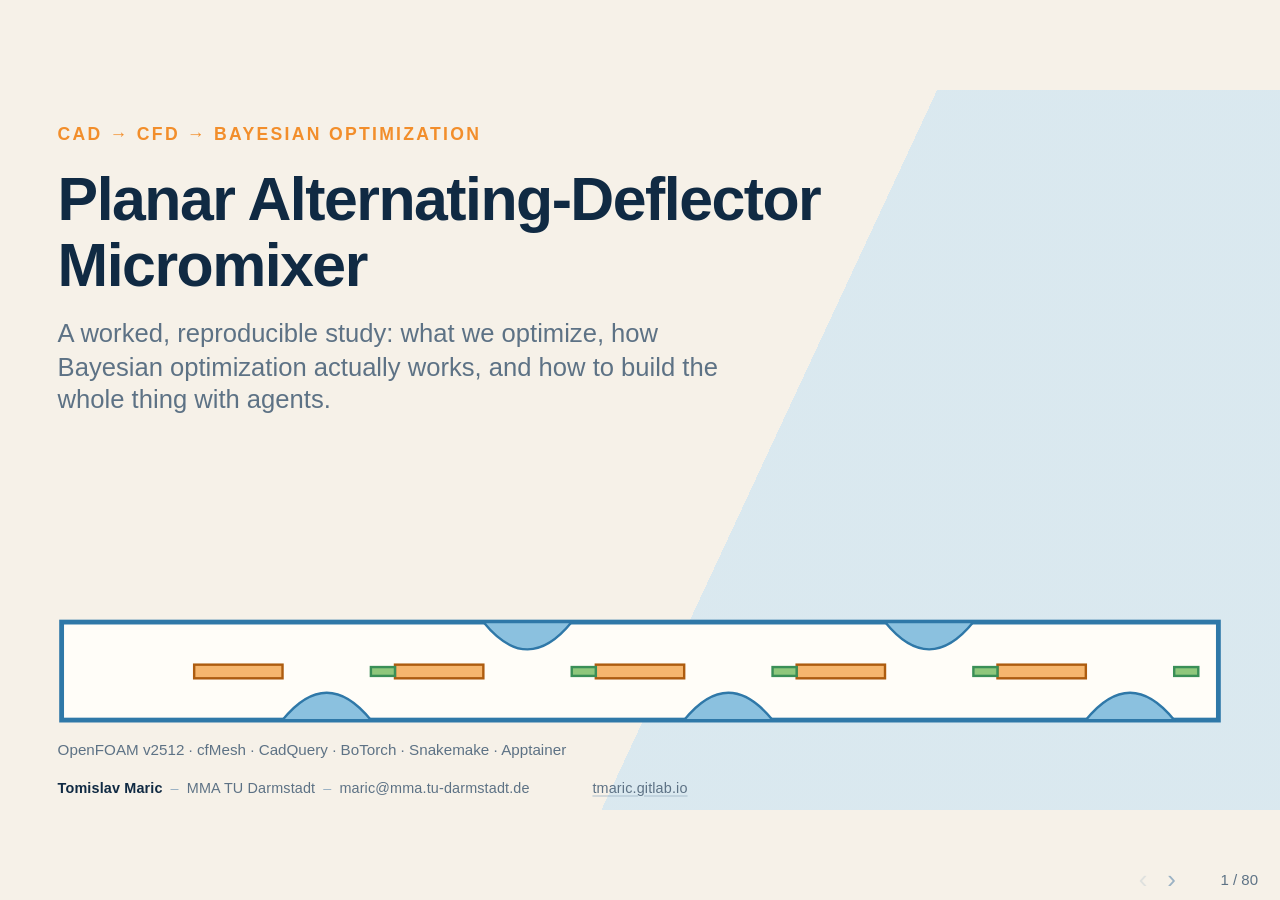
<file: PlanarAlternatingDeflectorMixer/docs/bayesian-optimization-cfd-tutorial.html>
<!doctype html>
<html lang="en">
<head>
  <meta charset="utf-8">
  <meta name="viewport" content="width=device-width, initial-scale=1.0">
  <title>Bayesian Optimization in CFD &mdash; Hands-on Tutorial</title>
  <link rel="stylesheet" href="slides.css">
</head>
<body>
  <div class="reveal">
    <div class="slides">

      <section class="title-slide">
        <div class="eyebrow">CAD &rarr; CFD &rarr; Bayesian optimization</div>
        <h1>Planar Alternating-Deflector<br>Micromixer</h1>
        <p class="subtitle">A worked, reproducible study: what we optimize, how Bayesian optimization actually works, and how to build the whole thing with agents.</p>
        <svg class="geometry-strip" viewBox="0 0 1450 170" role="img" aria-label="Five-cell planar alternating-deflector channel">
          <rect x="5" y="24" width="1440" height="122" fill="#fffdf8" stroke="#2f78a8" stroke-width="6"/>
          <g fill="#f6b66e" stroke="#ad5c10" stroke-width="3">
            <rect x="170" y="77" width="110" height="17"/><rect x="420" y="77" width="110" height="17"/><rect x="670" y="77" width="110" height="17"/><rect x="920" y="77" width="110" height="17"/><rect x="1170" y="77" width="110" height="17"/>
          </g>
          <g fill="#8bc1df" stroke="#2f78a8" stroke-width="3">
            <path d="M280 146 Q335 78 390 146 Z"/><path d="M530 24 Q585 92 640 24 Z"/><path d="M780 146 Q835 78 890 146 Z"/><path d="M1030 24 Q1085 92 1140 24 Z"/><path d="M1280 146 Q1335 78 1390 146 Z"/>
          </g>
          <g fill="#8fc77c" stroke="#3a8f57" stroke-width="3">
            <rect x="390" y="80" width="30" height="11"/><rect x="640" y="80" width="30" height="11"/><rect x="890" y="80" width="30" height="11"/><rect x="1140" y="80" width="30" height="11"/><rect x="1390" y="80" width="30" height="11"/>
          </g>
        </svg>
        <div class="footline">OpenFOAM v2512 &middot; cfMesh &middot; CadQuery &middot; BoTorch &middot; Snakemake &middot; Apptainer</div>
      </section>

      <section>
        <h2>Get the code</h2>
        <div class="body">
          <div class="get-code">
            <div class="qr-tile"><img src="assets/github-repo-qr.svg" alt="QR code linking to https://github.com/tmaric/openfoam-bayesopt-mixer"></div>
            <div>
              <p class="url"><a href="https://github.com/tmaric/openfoam-bayesopt-mixer" target="_blank" rel="noopener">github.com/tmaric/openfoam-bayesopt-mixer</a></p>
              <p class="cmd"><code>git clone https://github.com/tmaric/openfoam-bayesopt-mixer.git</code></p>
              <p style="margin-top:18px">Everything in this deck runs from that repository: the CAD, the cases, the workflow, the optimizer, the exercises &mdash; and these slides, which open in any browser with nothing installed.</p>
            </div>
          </div>
        </div>
      </section>

      <section class="divider">
        <div class="part">Part one</div>
        <h2>The problem</h2>
        <p>What the device is, which numbers we are allowed to change, and what exactly counts as &ldquo;better&rdquo;.</p>
      </section>

      <section>
        <h2>A passive micromixer: no moving parts, only geometry</h2>
        <div class="body">
          <div class="two-col">
            <div>
              <p>A flat channel, 1 mm tall and 24 mm long. Two streams enter side by side &mdash; one with scalar <code>T = 1</code>, one with <code>T = 0</code>. They must leave mixed.</p>
              <p class="claim">There is no stirrer. The only thing we design is the <strong>shape of the walls</strong>.</p>
            </div>
            <div>
              <table class="compact-table">
                <thead><tr><th>Fixed</th><th>Value</th></tr></thead>
                <tbody>
                  <tr><td>Channel height H</td><td>1 mm</td></tr>
                  <tr><td>Total length L</td><td>24 mm</td></tr>
                  <tr><td>Unit cells N</td><td>5, strong side alternating</td></tr>
                  <tr><td>Mean velocity</td><td>0.01 m/s</td></tr>
                  <tr><td>Fluid</td><td>water</td></tr>
                </tbody>
              </table>
            </div>
          </div>
        </div>
      </section>

      <section>
        <h2>One unit cell &mdash; and every parameter on it</h2>
        <div class="body">
          <svg class="cell-figure tall" data-cell='{"L_s":1.4,"L_c":1.6,"L_m":1.0,"t_s":0.10,"t_m":0.05,"a_weak":0.08,"a_strong":0.22}' data-annotate="true" data-sections="true"></svg>
          <div class="three-col" style="margin-top:22px">
            <div>
              <h3>Split</h3>
              <p>A center baffle of thickness <strong>t<sub>s</sub></strong> over length <strong>L<sub>s</sub></strong> divides the stream in two.</p>
            </div>
            <div>
              <h3>Interact</h3>
              <p>Over <strong>L<sub>c</sub></strong> two cosine deflectors push in, <strong>a<sub>weak</sub></strong> and <strong>a<sub>strong</sub></strong> &mdash; unequal on purpose, and the strong one swaps wall from cell to cell.</p>
            </div>
            <div>
              <h3>Merge</h3>
              <p>A thinner baffle <strong>t<sub>m</sub></strong> over <strong>L<sub>m</sub></strong> brings the halves back together, folded.</p>
            </div>
          </div>
        </div>
        <aside class="notes">Drawn from the parameters by renderCell(), following the section layout in alternating_deflector_cad.py. Repeat it five times, moving the strong deflector to the other wall each time, and you have the device.</aside>
      </section>

      <section>
        <h2>Why this is hard: laminar flow, and diffusion that will not help</h2>
        <div class="body">
          <div class="metrics">
            <div class="metric"><div class="value">Re = 10</div><div class="label">Steady and laminar. No turbulence to do the mixing for us.</div></div>
            <div class="metric"><div class="value">Sc = 1000</div><div class="label">Momentum diffuses a thousand times faster than the scalar.</div></div>
            <div class="metric"><div class="value">Pe = 10<sup>4</sup></div><div class="label">In the residence time, diffusion crosses only a sliver of the channel.</div></div>
          </div>
          <div class="callout">
            <p><strong>So mixing must come from geometry.</strong> The walls have to <em>stretch and fold</em> the interface until diffusion has a short enough distance left to finish. Every bit of that stretching costs pressure.</p>
          </div>
        </div>
      </section>

      <section>
        <h2>Six numbers we are allowed to change</h2>
        <div class="body">
          <table class="compact-table dense">
            <thead><tr><th>BO coordinate</th><th>Bounds</th><th>Effect on the device</th></tr></thead>
            <tbody>
              <tr><td class="k">a<sub>weak</sub></td><td>0 &ndash; 0.12 H</td><td>shallow deflector amplitude</td></tr>
              <tr><td class="k">a<sub>strong,ratio</sub></td><td>0 &ndash; 1</td><td>&rarr; a<sub>strong</sub>, the asymmetry that drives transverse flow</td></tr>
              <tr><td class="k">t<sub>s</sub></td><td>0.04 &ndash; 0.15 H</td><td>split-section baffle thickness</td></tr>
              <tr><td class="k">t<sub>m,ratio</sub></td><td>0 &ndash; 1</td><td>&rarr; t<sub>m</sub>, the merge-section baffle</td></tr>
              <tr><td class="k">L<sub>c</sub></td><td>0.40 &ndash; 2.40 H</td><td>interaction length</td></tr>
              <tr><td class="k">L<sub>s,ratio</sub></td><td>0 &ndash; 1</td><td>&rarr; splits the rest of the cell into L<sub>s</sub> and L<sub>m</sub></td></tr>
            </tbody>
          </table>
          <p class="caution">Three of them are <strong>ratios</strong>, not lengths. The next two slides are why.</p>
        </div>
      </section>

      <section>
        <h2>Search raw lengths and the box contains rubbish</h2>
        <div class="body">
          <div class="theta-vector">
            <span class="tv">a<sub>weak</sub> = <b>0.46</b></span>
            <span class="tv">a<sub>strong</sub> = <b>0.50</b></span>
            <span class="tv">t<sub>s</sub> = <b>0.06</b></span>
            <span class="tv">t<sub>m</sub> = <b>0.14</b></span>
          </div>
          <svg class="cell-figure tall" data-cell='{"L_s":1.4,"L_c":1.6,"L_m":1.0,"t_s":0.06,"t_m":0.14,"a_weak":0.46,"a_strong":0.50}' data-annotate="true" data-gap="true"></svg>
          <div class="callout" style="border-left-color:var(--red)">
            <p>A perfectly legal corner of a box over raw lengths. The deflectors nearly touch &mdash; a <strong>0.04 H gap</strong>, below the 0.05 H the mesh can resolve &mdash; and the merge baffle is <strong>thicker than the split baffle</strong>, so the transition steps the wrong way.</p>
          </div>
        </div>
        <aside class="notes">cfMesh leaves zero-area faces at features like this and simpleFoam then dies on a floating-point exception. The optimizer would spend real CFD time discovering that.</aside>
      </section>

      <section>
        <h2>Ratios map the unit box onto only buildable shapes</h2>
        <div class="body">
          <div class="theta-vector">
            <span class="tv">a<sub>weak</sub> = <b>0.08</b> <i>direct</i></span>
            <span class="tv derived">a<sub>strong,ratio</sub> = <b>0.43</b> <i>&rarr; a<sub>strong</sub> = 0.22</i></span>
            <span class="tv">t<sub>s</sub> = <b>0.10</b> <i>direct</i></span>
            <span class="tv derived">t<sub>m,ratio</sub> = <b>0.30</b> <i>&rarr; t<sub>m</sub> = 0.044</i></span>
          </div>
          <svg class="cell-figure tall" data-cell='{"L_s":1.4,"L_c":1.6,"L_m":1.0,"t_s":0.10,"t_m":0.044,"a_weak":0.08,"a_strong":0.22}' data-annotate="true" data-gap="true"></svg>
          <div class="callout green">
            <p>A ratio of <strong>0.43</strong> means &ldquo;43 % of the way through the interval that is still admissible <em>given the other parameters</em>&rdquo;. The interval endpoints move; the ratio cannot leave [0, 1].</p>
          </div>
        </div>
      </section>

      <section>
        <h2>Same unit box, three corners, three real devices</h2>
        <div class="body">
          <div class="multiples">
            <div class="mult">
              <h3>near the origin</h3>
              <svg data-cell='{"L_s":1.0,"L_c":0.6,"L_m":2.4,"t_s":0.05,"t_m":0.03,"a_weak":0.01,"a_strong":0.13}'></svg>
              <p>Barely perturbed. Cheap to pump, mixes almost nothing.</p>
            </div>
            <div class="mult">
              <h3>mid-box</h3>
              <svg data-cell='{"L_s":1.4,"L_c":1.6,"L_m":1.0,"t_s":0.10,"t_m":0.05,"a_weak":0.08,"a_strong":0.22}'></svg>
              <p>Strong asymmetry, moderate cost.</p>
            </div>
            <div class="mult">
              <h3>the far corner</h3>
              <svg data-cell='{"L_s":1.8,"L_c":1.4,"L_m":0.8,"t_s":0.15,"t_m":0.13,"a_weak":0.12,"a_strong":0.35}'></svg>
              <p>Maximum obstruction &mdash; and still meshable.</p>
            </div>
          </div>
          <p class="claim" style="margin-top:22px">Every corner of [0,1]<sup>6</sup> is a geometry that can be built, meshed and solved. The optimizer never wastes a CFD run learning that.</p>
        </div>
      </section>

      <section>
        <h2>Objective 1 &mdash; what the device costs to run</h2>
        <div class="body">
          <p class="formula">J<sub>dp</sub>(x) = &Delta;p(x) / &Delta;p<sub>straight</sub></p>
          <p>The pressure the pump must supply, divided by what an <em>empty</em> channel of the same size would need. It reads directly as &ldquo;how many times more expensive than a plain pipe&rdquo;.</p>
          <div class="takeaway">
            <div class="big">2.874 Pa</div>
            <div class="txt">the straight-channel reference &mdash; within <strong>0.039 %</strong> of the analytic parallel-plate solution &rho;&middot;12&nu;UL/H&sup2;, which is how we know the CFD chain is trustworthy before optimizing anything.</div>
          </div>
        </div>
      </section>

      <section>
        <h2>Objective 2 &mdash; how much is still unmixed</h2>
        <div class="body">
          <p>Look only at the outlet. Every parcel of fluid leaving carries some concentration <code>T</code>. If the device worked, every parcel carries the same value &mdash; the average, 0.5.</p>
          <div class="emph-rows">
            <div class="emph-row">
              <div class="n">1</div>
              <div class="t"><strong>Untouched.</strong> Half the outlet is pure <code>T = 1</code>, half pure <code>T = 0</code>. The spread across parcels is as large as it can possibly be.</div>
            </div>
            <div class="emph-row">
              <div class="n">0</div>
              <div class="t"><strong>Perfect.</strong> Every parcel is exactly 0.5. No spread at all.</div>
            </div>
          </div>
          <p class="claim" style="margin-top:18px">The <strong>intensity of segregation</strong> is that spread, scaled so untouched = 1 and perfect = 0.</p>
        </div>
      </section>

      <section>
        <h2>Two details that stop it lying to us</h2>
        <div class="body">
          <p class="formula">J<sub>mix</sub>(x) = I<sub>s,flux</sub> = &sigma;&sup2;<sub>T,flux</sub> / 0.25</p>
          <div class="two-col">
            <div>
              <h3>Weighted by flow, not by area</h3>
              <p>A plain area average counts a stagnant corner as much as the fast core. Mix the corner beautifully and the number improves while the fluid that actually leaves is untouched.</p>
              <p class="definition">Weighting each parcel by its mass flux measures the stream that <em>really exits</em>.</p>
            </div>
            <div>
              <h3>Reported as a quality, not a defect</h3>
              <p class="formula">mixing index = 1 &minus; &radic;I<sub>s,flux</sub></p>
              <p>The number rises as the device gets better, and it is what the literature quotes &mdash; the only way our result can be compared with anyone else&rsquo;s.</p>
            </div>
          </div>
        </div>
        <aside class="notes">Both objectives come from custom OpenFOAM function objects: pressureDrop and patchMixingQuality.</aside>
      </section>

      <section>
        <h2>Forbidden: a shape that cannot be made</h2>
        <div class="body">
          <ul>
            <li>features thinner than 10 &micro;m &mdash; below the etch resolution and below the mesh&rsquo;s fine cell;</li>
            <li>a merge baffle thinner than 2 fine cells;</li>
            <li>deflector peaks closer than 4 cells &mdash; a crack, not a channel;</li>
            <li>a split-to-merge step the mesh cannot resolve.</li>
          </ul>
          <p class="definition" style="margin-top:18px">Rejected by interval arithmetic <em>before</em> the CAD runs. No CFD time is spent on a sliver.</p>
        </div>
      </section>

      <section>
        <h2>Forbidden: a result that cannot be trusted</h2>
        <div class="body">
          <ul>
            <li>an inlet or outlet face not exactly on x = 0 / x = L;</li>
            <li>a mesh <code>checkMesh</code> will not pass;</li>
            <li>a flow rate off by more than 3 % from U&middot;A;</li>
            <li>a mass imbalance above 10<sup>&minus;5</sup>;</li>
            <li>an outlet metric still drifting when we stop.</li>
          </ul>
          <p class="caution" style="margin-top:18px">Fail any one and <strong>no objective is written at all</strong>. The design is recorded as failed, not as a number.</p>
        </div>
      </section>

      <section>
        <h2>The bar was set before any data was taken</h2>
        <div class="body">
          <div class="takeaway">
            <div class="big">0.60</div>
            <div class="txt">mixing index a design must reach to be called <strong>useful</strong></div>
          </div>
          <div class="takeaway" style="margin-top:34px">
            <div class="big">20 Pa</div>
            <div class="txt">the pressure budget: the hypervolume reference point and the publication target. The automatic screening gate checks the mixing index and a failure fraction &le; 25 %.</div>
          </div>
          <div class="callout" style="margin-top:34px">
            <p>Declaring the gate <em>first</em> is what makes a later &ldquo;no&rdquo; a result instead of a rationalization.</p>
          </div>
        </div>
      </section>

      <section class="divider">
        <div class="part">Part two</div>
        <h2>Bayesian optimization</h2>
        <p>From Bayes&rsquo; theorem, to a belief about a whole function, to knowing which simulation to run next.</p>
      </section>

      <section class="statement">
        <div class="body">
          <p class="question">John is quiet, nerdy, and loves solving logic puzzles.</p>
          <p class="question" style="margin-top:30px">Is John more likely to be a <em>mathematician</em> or a <em>librarian</em>?</p>
        </div>
      </section>

      <section>
        <h2>Librarian &mdash; although the description fits a mathematician</h2>
        <div class="body">
          <div class="two-col">
            <div>
              <p>The description does fit a mathematician better. Say eight times better.</p>
              <p class="claim">But librarians outnumber mathematicians by roughly <strong>20 to 1</strong>.</p>
              <p>20 &divide; 8 = <strong>2.5</strong>. Librarian wins two and a half to one: P(mathematician | description) &asymp; 0.29.</p>
            </div>
            <div>
              <p class="formula">P(H | D) = P(D | H) &middot; P(H) / P(D)</p>
              <ul>
                <li><strong>P(H)</strong> &mdash; the prior: how common before we look;</li>
                <li><strong>P(D|H)</strong> &mdash; the likelihood: how well H explains what we saw;</li>
                <li><strong>P(H|D)</strong> &mdash; the posterior: what to believe now.</li>
              </ul>
            </div>
          </div>
          <div class="callout">
            <p>The intuition that fails here is the one that fails in optimization: <strong>we judge by fit to the evidence and forget how much space the hypothesis occupied to begin with.</strong></p>
          </div>
        </div>
      </section>

      <section>
        <h2>Bayes&rsquo; theorem is an area ratio</h2>
        <div class="body">
          <svg class="bayes-square" viewBox="0 0 1240 500" role="img" aria-label="Probability square showing prior, likelihood and posterior as areas">
            <rect x="60" y="66" width="960" height="330" fill="#fffdf8" stroke="#102a43" stroke-width="3"/>
            <rect x="60" y="66" width="45.7" height="330" fill="#cfe5f2"/>
            <rect x="60" y="66" width="45.7" height="264" fill="#2f78a8"/>
            <rect x="105.7" y="66" width="914.3" height="33" fill="#f28e2b"/>
            <line x1="105.7" y1="66" x2="105.7" y2="396" stroke="#102a43" stroke-width="3"/>
            <line x1="60" y1="330" x2="1120" y2="330" stroke="#2f78a8" stroke-width="2" stroke-dasharray="9 6"/>
            <line x1="105.7" y1="99" x2="1120" y2="99" stroke="#ad5c10" stroke-width="2" stroke-dasharray="9 6"/>
            <text x="1128" y="336" fill="#2f78a8" font-size="19">P(D | H) = 0.8</text>
            <text x="1128" y="105" fill="#ad5c10" font-size="19">P(D | not H) = 0.1</text>
            <text x="60" y="48" fill="#102a43" font-size="22" font-weight="700">H: mathematician, prior 1/21</text>
            <text x="640" y="48" text-anchor="middle" fill="#5d7285" font-size="22">not H: librarian, 20/21</text>
            <line x1="109.7" y1="230" x2="150" y2="230" stroke="#2f78a8" stroke-width="2"/>
            <text x="156" y="222" fill="#2f78a8" font-size="22" font-weight="700">D and H = 0.038</text>
            <text x="156" y="250" fill="#5d7285" font-size="18">a thin column: mathematicians are rare</text>
            <text x="640" y="90" text-anchor="middle" fill="#102a43" font-size="20" font-weight="700">D and not H = 0.095</text>
            <text x="640" y="320" text-anchor="middle" fill="#5d7285" font-size="19">no D</text>
            <text x="60" y="446" fill="#102a43" font-size="25">Seeing D, only the two colored blocks remain possible.</text>
            <text x="60" y="484" fill="#102a43" font-size="28" font-weight="700">P(H | D) = 0.038 / (0.038 + 0.095) = 0.29 &mdash; librarian, 2.5 to 1</text>
          </svg>
        </div>
        <aside class="notes">The whole square is 1. The mathematician column is 1/21 wide; each dashed line marks how deep D cuts into its column. The posterior is the blue share of what the two cuts leave. Same numbers as the theory deck: prior odds 1:20, likelihood ratio 8:1, posterior odds 1:2.5.</aside>
      </section>

      <section>
        <h2>Our unknown is not a number &mdash; it is a function</h2>
        <div class="body">
          <p class="formula">x &#8614; J(x)</p>
          <p>Six geometry numbers in, one objective out. We have no formula for it, and every single evaluation costs a CFD run.</p>
          <div class="callout blue">
            <p>So we need a prior over <strong>functions</strong>, not over numbers. That is what a <strong>Gaussian process</strong> is.</p>
          </div>
        </div>
      </section>

      <section>
        <h2>A GP is one assumption: similar designs behave similarly</h2>
        <div class="body">
          <div class="two-col">
            <div>
              <p>The GP does not know the function. It assumes only that if two designs are close, their objectives are close &mdash; and it makes &ldquo;close&rdquo; precise with a <strong>kernel</strong>.</p>
              <p>Feed it the runs you have; Bayes&rsquo; rule turns the prior into a posterior. Because everything is Gaussian, that posterior is <strong>closed form</strong>.</p>
            </div>
            <div>
              <div class="callout green">
                <p><strong>Mat&eacute;rn-5/2 with ARD</strong> &mdash; <em>automatic relevance determination</em>: one length scale per parameter. The model learns, on its own, which of the six actually matter &mdash; and tells you.</p>
              </div>
              <p style="margin-top:20px" class="definition">A long length scale means that parameter barely moves the objective &mdash; a free sensitivity analysis, if a rough one with few runs. You will use it in Task 5.</p>
            </div>
          </div>
        </div>
      </section>

      <section>
        <h2>What you get back is a mean <em>and</em> an error bar, everywhere</h2>
        <div class="body">
          <svg id="gp-chart"></svg>
          <svg id="ucb-chart"></svg>
        </div>
        <aside class="notes">Computed live: squared-exponential kernel, exact posterior. The mean interpolates the five points and the variance collapses there because the algebra is real.</aside>
      </section>

      <section>
        <h2>Both come from one factorization and a few products</h2>
        <div class="body">
          <p class="formula">&mu;(x) = m + k(x, X)<sup>T</sup> (K + &sigma;<sub>n</sub>&sup2;I)<sup>&minus;1</sup> (y &minus; m)</p>
          <p class="formula">&sigma;&sup2;(x) = k(x, x) &minus; k(x, X)<sup>T</sup> (K + &sigma;<sub>n</sub>&sup2;I)<sup>&minus;1</sup> k(x, X)</p>
          <div class="two-col" style="margin-top:6px">
            <div>
              <p><strong>X</strong> &mdash; the n designs simulated so far; <strong>y</strong> their results.</p>
              <p><strong>K = k(X, X)</strong> &mdash; their n&times;n covariance; <strong>k(x, X)</strong> &mdash; the vector of covariances between a new design and each of them.</p>
            </div>
            <div>
              <p><strong>k(x, x)</strong> &mdash; the prior variance at x, before any data.</p>
              <p><strong>m</strong> &mdash; the constant prior mean BoTorch learns; <strong>&sigma;<sub>n</sub>&sup2;</strong> &mdash; the noise.</p>
            </div>
          </div>
          <div class="callout blue">
            <p>n is at most 112 in this campaign. One Cholesky factorization of K, then each candidate costs a few matrix-vector products: <strong>a million candidates in under a second</strong>, against minutes per CFD run here and hundreds of core-hours for a realistic 3-D case.</p>
          </div>
        </div>
        <aside class="notes">The answer to "should it not be k(x, x)?": k(x, x) is the first term of the variance. In the mean and in the correction term the object is the vector k(x, X), one entry per simulated design — writing k(x, x) there would be a scalar and dimensionally wrong. sigma^2 here is the variance of the latent f; a new observation adds sigma_n^2.</aside>
      </section>

      <section class="statement">
        <div class="body">
          <p class="bombastic">&sigma; is not decoration. It is the model telling you <em>where it is guessing</em> &mdash; which is exactly where the next expensive run is worth buying.</p>
        </div>
      </section>

      <section>
        <h2>Combining them: one number, two instincts</h2>
        <div class="body">
          <p class="formula">&alpha;<sub>UCB</sub>(x) = &mu;(x) + &kappa; &middot; &sigma;(x)</p>
          <div class="three-col">
            <div>
              <h3>&mu; &mdash; exploit</h3>
              <p>Go where the model already predicts a good answer. Alone, it sticks in the first decent basin it finds.</p>
            </div>
            <div>
              <h3>&sigma; &mdash; explore</h3>
              <p>Go where the model is ignorant. Alone, it samples the emptiest corners forever and refines nothing.</p>
            </div>
            <div>
              <h3>&kappa; &mdash; the dial</h3>
              <p>How many error bars of optimism you allow. The next three slides turn it.</p>
            </div>
          </div>
        </div>
      </section>

      <section>
        <h2>A test function: the truth we are not allowed to see</h2>
        <div class="body">
          <div class="two-col">
            <div>
              <p>The <strong>Forrester function</strong> is the standard 1-D benchmark for exactly this &mdash; one sharp global optimum and a deceptive local one.</p>
              <p class="formula">f(x) = &minus;(6x&minus;2)&sup2; sin(12x&minus;4)</p>
              <p>We are allowed <strong>five</strong> evaluations. The dashed gray curve is the truth; the optimizer never sees it.</p>
              <p class="definition">Green tick: the real optimum, x = 0.757.</p>
            </div>
            <div>
              <svg data-kappa="0" style="background:var(--white);border:1px solid #d7e0e7;height:340px;width:100%"></svg>
            </div>
          </div>
        </div>
        <aside class="notes">Shown as a maximization to match the UCB story; our real objectives are minimized, where the identical argument runs with mu minus kappa sigma.</aside>
      </section>

      <section>
        <h2>Turning the dial: same data, same model, three answers</h2>
        <div class="body">
          <div class="kappa-row">
            <div class="kp">
              <div class="cap">&kappa; = 0<span>pure exploitation</span></div>
              <svg data-kappa="0"></svg>
            </div>
            <div class="kp">
              <div class="cap">&kappa; = 1<span>a little optimism</span></div>
              <svg data-kappa="1"></svg>
            </div>
            <div class="kp">
              <div class="cap">&kappa; = 3<span>balanced</span></div>
              <svg data-kappa="3"></svg>
            </div>
          </div>
        </div>
        <aside class="notes">Blue: posterior mean and plus/minus 2 sigma. Orange: the acquisition and its argmax. Gray dashed: the hidden truth. Green tick: the true optimum.</aside>
      </section>

      <section>
        <h2>&kappa; = 0 re-measures what it already knows</h2>
        <div class="body">
          <div class="emph-rows">
            <div class="emph-row"><div class="n">0.63</div><div class="t"><strong>&kappa; = 0</strong> picks a point 0.01 away from a sample it already has. It buys almost no information.</div></div>
            <div class="emph-row"><div class="n">0.73</div><div class="t"><strong>&kappa; = 1</strong> reaches into the unexplored gap.</div></div>
            <div class="emph-row"><div class="n">0.758</div><div class="t"><strong>&kappa; = 3</strong> lands on the true optimum &mdash; from five points and no gradient.</div></div>
          </div>
          <div class="callout">
            <p>Push further and it drifts past: &kappa; = 15 picks 0.781, buying uncertainty it no longer needs. <strong>&kappa; &asymp; 2 is the usual default, and in CFD you rarely have to touch it.</strong></p>
          </div>
        </div>
      </section>

      <section>
        <h2>Optimizing the acquisition is a different kind of problem</h2>
        <div class="body">
          <div class="pipeline">
            <div class="stage"><strong>1 &middot; Fit</strong><span>Maximize the marginal likelihood for the kernel hyperparameters.</span></div>
            <div class="pipeline-arrow">&rarr;</div>
            <div class="stage"><strong>2 &middot; Search &alpha;</strong><span>Multi-start L-BFGS, 1024 raw samples, 32 restarts.</span></div>
            <div class="pipeline-arrow">&rarr;</div>
            <div class="stage"><strong>3 &middot; Simulate</strong><span>One CAD &rarr; mesh &rarr; flow &rarr; scalar chain.</span></div>
            <div class="pipeline-arrow">&rarr;</div>
          </div>
          <div class="callout blue">
            <p>Step 2 is a <em>global</em> search and it is allowed to be greedy &mdash; restart everywhere, evaluate a million times &mdash; because its objective is two matrix products, not a solver.</p>
          </div>
          <p class="claim" style="margin-top:20px">The expensive function is called <strong>exactly once per outer iteration</strong>.</p>
        </div>
      </section>

      <section>
        <h2>Data efficiency is why this fits CFD at all</h2>
        <div class="body">
          <div class="two-col">
            <div>
              <table class="compact-table">
                <thead><tr><th>Method</th><th>Evaluations, 6-D</th></tr></thead>
                <tbody>
                  <tr><td>Full factorial, 5 levels</td><td>15 625</td></tr>
                  <tr><td>Genetic algorithm</td><td>10&sup3; &ndash; 10<sup>4</sup></td></tr>
                  <tr><td>Adjoint (where available)</td><td>10&sup1; &ndash; 10&sup2;, local</td></tr>
                  <tr class="pick"><td><strong>Bayesian optimization</strong></td><td><strong>10&sup1; &ndash; 10&sup2;, global</strong></td></tr>
                </tbody>
              </table>
            </div>
            <div>
              <p>This 2-D case runs in minutes, so a factorial would merely be wasteful. <strong>Scale to a 3-D device at 10&sup2;&ndash;10&sup3; core-hours per design and the difference stops being about money:</strong> 15 625 runs is not a long campaign, it is an impossible one.</p>
              <div class="callout green">
                <p>A hundred well-chosen runs is a project. Ten thousand is a proposal that gets rejected.</p>
              </div>
            </div>
          </div>
        </div>
      </section>

      <section>
        <h2>Two objectives: a front, not a winner</h2>
        <div class="body">
          <svg data-objspace="front" style="background:var(--white);border:1px solid #d7e0e7;width:100%;height:470px"></svg>
          <p class="claim" style="margin-top:16px">With one objective there is a best design. With two there is a <strong>set</strong> &mdash; every design where mixing cannot improve without paying more pressure.</p>
        </div>
        <aside class="notes">Both axes are minimized, so better is down and to the left. A gray point is dominated: some orange point beats it on BOTH objectives at once.</aside>
      </section>

      <section>
        <h2>Turning a whole front into one number</h2>
        <div class="body">
          <div class="two-col">
            <div>
              <p>To say one front is <em>better</em> than another, you need a single number. The standard one is the <strong>hypervolume</strong>: the area of objective space the front dominates, measured against a fixed <strong>reference point</strong>.</p>
              <p class="definition">Push the front down and left and the shaded staircase grows. That growth is the only thing the optimizer is trying to maximize.</p>
            </div>
            <div>
              <div class="callout">
                <p><strong>The reference point is a real modeling choice.</strong> It says how bad a design has to be before it stops counting at all. Ours is declared in config as (20 Pa, I<sub>s</sub> = 1) &mdash; move it and you silently change what &ldquo;improvement&rdquo; means.</p>
              </div>
            </div>
          </div>
          <svg data-objspace="hypervolume" style="background:var(--white);border:1px solid #d7e0e7;width:100%;height:420px;margin-top:14px"></svg>
        </div>
        <aside class="notes">Blue: what the current front already dominates. Orange: the extra area one candidate design would add — its hypervolume improvement.</aside>
      </section>

      <section>
        <h2>So the acquisition asks: which design adds the most area?</h2>
        <div class="body">
          <p class="formula">qLogNEHVI &mdash; <em>q</em>-batch <em>Log</em> <em>N</em>oisy <em>E</em>xpected <em>H</em>yper<em>v</em>olume <em>I</em>mprovement</p>
          <div class="three-col">
            <div>
              <h3>Expected</h3>
              <p>The GP gives a distribution over where a candidate will land, so the added area is an <em>expectation</em>, not a guess.</p>
            </div>
            <div>
              <h3>Noisy</h3>
              <p>Our observations are not exact: every design gets a new mesh, and every solve stops at a tolerance. Discretization error itself is a deterministic bias, not noise.</p>
            </div>
            <div>
              <h3>Log</h3>
              <p>The raw improvement underflows to zero over most of the box. The log form keeps the optimizer able to see a gradient.</p>
            </div>
          </div>
        </div>
      </section>

      <section>
        <h2>No weighted sum, and no penalty for failures</h2>
        <div class="body">
          <div class="callout green">
            <p>No scalarizing into a weighted sum &mdash; that would need weights nobody can justify, and it would quietly hide the trade-off you are trying to expose. <strong>Failed designs are excluded, never given a fictitious penalty.</strong></p>
          </div>
        </div>
      </section>

      <section class="divider">
        <div class="part">Part three</div>
        <h2>Building it</h2>
        <p>OpenFOAM, Bayesian optimization, and what actually changed now that agents write the code.</p>
      </section>

      <section class="statement">
        <div class="body">
          <p class="bombastic">The bottleneck in computational engineering was never typing. It was <em>trust</em>.</p>
          <p style="margin-top:34px">An agent will write you a CAD generator, a Snakefile, a GP model and a cluster profile in an afternoon &mdash; confidently, whether or not any of it is correct.</p>
        </div>
      </section>

      <section class="statement">
        <div class="body">
          <p class="bombastic">So the scarce skill moved. It is no longer knowing the API &mdash; it is stating, <em>in executable form</em>, what &ldquo;working&rdquo; means.</p>
        </div>
      </section>

      <section>
        <h2>Write the test that quantifies the result first</h2>
        <div class="body">
          <p class="claim">You cannot write &ldquo;the mixer should mix well&rdquo;. A top-level test <strong>forces you to commit</strong> to a number, a tolerance and a reference &mdash; the same three things a referee will demand.</p>
          <div class="takeaway">
            <div class="big">0.039 %</div>
            <div class="txt">the straight channel against &rho;&middot;12&nu;UL/H&sup2;. Written <em>before</em> the solver setup it validates.</div>
          </div>
        </div>
      </section>

      <section>
        <h2>Four levels, top down</h2>
        <div class="body">
          <div class="emph-rows">
            <div class="emph-row"><div class="n">1</div><div class="t"><strong>Physical</strong> &mdash; the straight channel matches the analytic solution. This test <em>is</em> the study.</div></div>
            <div class="emph-row"><div class="n">2</div><div class="t"><strong>Structural</strong> &mdash; inlet area equals H &times; depth; mass imbalance below 10<sup>&minus;5</sup>.</div></div>
            <div class="emph-row"><div class="n">3</div><div class="t"><strong>Numerical</strong> &mdash; the outlet metric is stationary, not merely residual-converged.</div></div>
            <div class="emph-row"><div class="n">4</div><div class="t"><strong>Unit</strong> &mdash; does the parameter transform respect its interval?</div></div>
          </div>
          <p class="caution" style="margin-top:20px">Most projects write only level 4 &mdash; and level 4 catches none of the failures that matter.</p>
        </div>
      </section>

      <section>
        <h2>What went wrong here, and why no solver noticed</h2>
        <div class="body">
          <p class="claim">The CAD generator decided which faces were <em>inlets</em> by looking at which way they pointed &mdash; not at where they were.</p>
          <div class="two-col">
            <div>
              <p>Every baffle and every deflector has faces pointing along <code>-x</code>, exactly like the real inlet does. So all of them were labeled &ldquo;inlet&rdquo; too.</p>
              <p><strong>The consequence:</strong> OpenFOAM dutifully injected fluid and scalar through the middle of the device &mdash; out of the obstacles &mdash; instead of only at <code>x = 0</code>.</p>
            </div>
            <div>
              <div class="expect">
                <div class="lbl">real inlet</div><div class="val">1 &times; H</div><div class="note">one face at x = 0</div>
                <div class="lbl">what was tagged</div><div class="val">2.85 &times; H</div><div class="note">plus every obstacle face</div>
              </div>
              <p style="margin-top:14px" class="caution">The mixing it measured was partly fluid being injected <em>after</em> the mixing section. The numbers were not noisy. They were meaningless.</p>
            </div>
          </div>
          <svg viewBox="0 0 1240 150" style="width:100%;height:auto;max-height:180px" role="img" aria-label="Defective versus correct inlet faces">
            <text x="10" y="18" fill="#c84b4b" font-size="20" font-weight="700">tagged as inlet by the old CAD</text>
            <rect x="10" y="32" width="560" height="90" fill="#fffdf8" stroke="#102a43" stroke-width="3"/>
            <g fill="#f6b66e" stroke="#ad5c10" stroke-width="2">
              <rect x="140" y="70" width="70" height="14"/><rect x="310" y="70" width="70" height="14"/><rect x="470" y="70" width="70" height="14"/>
            </g>
            <g stroke="#c84b4b" stroke-width="7">
              <line x1="10" y1="32" x2="10" y2="122"/>
              <line x1="140" y1="70" x2="140" y2="84"/><line x1="310" y1="70" x2="310" y2="84"/><line x1="470" y1="70" x2="470" y2="84"/>
            </g>
            <text x="650" y="18" fill="#3a8f57" font-size="20" font-weight="700">what an inlet actually is</text>
            <rect x="650" y="32" width="560" height="90" fill="#fffdf8" stroke="#102a43" stroke-width="3"/>
            <g fill="#f6b66e" stroke="#ad5c10" stroke-width="2">
              <rect x="780" y="70" width="70" height="14"/><rect x="950" y="70" width="70" height="14"/><rect x="1110" y="70" width="70" height="14"/>
            </g>
            <line x1="650" y1="32" x2="650" y2="122" stroke="#3a8f57" stroke-width="7"/>
            <text x="650" y="142" fill="#3a8f57" font-size="19">every point of the face lies on x = 0</text>
            <text x="10" y="142" fill="#c84b4b" font-size="19">any face pointing along &minus;x, wherever it is</text>
          </svg>
        </div>
        <aside class="notes">The repair: classify by POSITION, not orientation, and verify it by rebuilding the patch polygons from constant/polyMesh independently of the CAD that produced them.</aside>
      </section>

      <section class="statement">
        <div class="body">
          <p class="bombastic">Nothing crashed. Every solver converged. <code>checkMesh</code> said &ldquo;Mesh OK&rdquo;. The Pareto fronts looked <em>plausible</em>.</p>
          <div class="takeaway" style="margin-top:38px">
            <div class="big">28</div>
            <div class="txt">designs discarded &mdash; an entire campaign, invalidated by a bug that no exit code, no residual and no mesh check could ever have caught.</div>
          </div>
          <div class="callout" style="margin-top:30px">
            <p><strong>Only a test that knew where an inlet is supposed to be could find this.</strong> That is what a top-level, physical test buys you, and it is why it gets written first.</p>
          </div>
        </div>
      </section>

      <section>
        <h2>Codify the tests in a language that outlives the session</h2>
        <div class="body">
          <div class="three-col">
            <div>
              <h3>Snakemake</h3>
              <p>Rules with declared inputs and outputs. The DAG <em>is</em> the specification.</p>
            </div>
            <div>
              <h3>Validator scripts</h3>
              <p><code>validate_*.py</code> and <code>verify_*_convergence.py</code>: patch geometry, flow balance, objective stationarity.</p>
            </div>
            <div>
              <h3>Inline assertions</h3>
              <p>The non-negotiables: <code>Mesh OK</code>, bad-face count, the analytic pressure check.</p>
            </div>
          </div>
          <div class="callout">
            <p>The common property: <strong>a machine can re-run all of it without you</strong>, on another host, next year.</p>
          </div>
        </div>
      </section>

      <section>
        <h2>If the test lives only in a chat transcript, it does not exist</h2>
        <div class="body">
          <div class="three-col">
            <div>
              <h3>An agent cannot read it</h3>
              <p>A bespoke checking script has to be re-explained every session &mdash; time spent re-deriving what a rule name would have stated.</p>
            </div>
            <div>
              <h3>It will not run elsewhere</h3>
              <p>Home-grown harnesses hard-code paths and core counts. The same test must run on a laptop and on the cluster, or it proves nothing about the cluster.</p>
            </div>
            <div>
              <h3>An engineer cannot audit it</h3>
              <p>A reviewer knows what a Snakemake rule or a validation script does. They should not have to reverse-engineer your conventions to trust a number.</p>
            </div>
          </div>
        </div>
      </section>

      <section>
        <h2>Separate the writer from the reviewer</h2>
        <div class="body">
          <div class="two-col">
            <div>
              <p class="claim">An agent that just wrote a function is the worst possible reviewer of it &mdash; its context is full of reasons the code <em>should</em> work.</p>
              <ul>
                <li>one session, one model, <strong>develops</strong>;</li>
                <li>a clean session &mdash; ideally a different model &mdash; <strong>tests and reports</strong>;</li>
                <li>the reviewer gets the artifacts and the acceptance criteria, never the reasoning.</li>
              </ul>
            </div>
            <div>
              <div class="callout green">
                <p><strong>The failure modes are uncorrelated.</strong> Two models rarely hallucinate the same API in the same place, and a fresh context has no sunk cost in the design.</p>
              </div>
              <p style="margin-top:20px">Live example: a laptop <code>cartesian2DMesh</code> aborting with <code>free(): invalid pointer</code>. The workflow was blamed first. Running the binary <em>outside</em> the workflow located it in one step.</p>
            </div>
          </div>
        </div>
      </section>

      <section>
        <h2>Snakemake: the DAG is the experiment</h2>
        <div class="body">
          <div class="two-col">
            <div>
              <pre><code>rule hydro_simpleFoam:
    threads: NP
    resources: nodes=1
    input:  ".workflow/hydro_decompose.done"
    output: "pressureDrop.csv"
    shell:  sh("hydro_simpleFoam",
        "{MPI_PREFIX}simpleFoam -parallel | tee log")</code></pre>
            </div>
            <div>
              <ul>
                <li><strong>Resumable.</strong> Kill it mid-design; a restart re-runs only what is missing. Across designs, the driver resumes the campaign.</li>
                <li><strong>Provenance.</strong> Every template file is an input: change the mesh dict and everything downstream re-runs. Nothing stale survives.</li>
                <li><strong>Honest failure.</strong> A rule either produced its output or it did not.</li>
                <li><strong>Portable.</strong> The same DAG runs on a laptop and on SLURM.</li>
              </ul>
            </div>
          </div>
        </div>
      </section>

      <section>
        <h2>One workflow, any machine &mdash; the backend is a profile</h2>
        <div class="body">
          <div class="two-col">
            <div>
              <pre><code>--profile profiles/local   # laptop / login node
--profile profiles/local2  # one design at a time
--profile profiles/slurm   # compute nodes</code></pre>
              <p>No <code>if cluster:</code> anywhere. A different workload manager is a new profile directory, not a fork of the study.</p>
            </div>
            <div>
              <h3>Measured, same design, np = 2</h3>
              <table class="compact-table dense">
                <thead><tr><th>Where</th><th>&Delta;p [Pa]</th><th>wall/CPU</th></tr></thead>
                <tbody>
                  <tr><td>laptop, native</td><td>2.873688034</td><td>1.004</td></tr>
                  <tr><td>laptop, container</td><td>2.873688034</td><td>1.006</td></tr>
                  <tr><td>login node</td><td>2.873688034</td><td>1.027</td></tr>
                  <tr><td>compute node, SLURM</td><td>2.873688034</td><td>1.056</td></tr>
                </tbody>
              </table>
              <p class="caution" style="margin-top:12px"><strong>wall/CPU &asymp; 1</strong> catches MPI ranks silently sharing one core. It emits no error of its own.</p>
            </div>
          </div>
        </div>
      </section>

      <section>
        <h2>Which BO library?</h2>
        <div class="body">
          <table class="compare-table">
            <thead><tr><th>&nbsp;</th><th>scikit-learn</th><th>Ax</th><th>BoTorch</th></tr></thead>
            <tbody>
              <tr><td class="k">What it is</td><td>GP regression + your own loop</td><td>Open-source platform over BoTorch</td><td>BO primitives on PyTorch</td></tr>
              <tr><td class="k">Getting started</td><td>Minutes</td><td>Minutes &mdash; it picks the model</td><td>An afternoon</td></tr>
              <tr><td class="k">Multi-objective</td><td>Roll your own</td><td>Built in</td><td>qLogNEHVI, qEHVI, &hellip;</td></tr>
              <tr><td class="k">Model control</td><td>Total, but you write it all</td><td>Deliberately hidden</td><td>Total, batteries included</td></tr>
              <tr><td class="k">Failed evaluations</td><td>Manual</td><td>Supported</td><td>Manual &mdash; you set the policy</td></tr>
              <tr class="pick"><td class="k">Used here</td><td>&mdash;</td><td>&mdash;</td><td><strong>ARD Mat&eacute;rn-5/2, qLogNEHVI, q = 1</strong></td></tr>
            </tbody>
          </table>
          <div class="callout">
            <p><strong>scikit-learn</strong> to feel how a GP behaves. <strong>Ax</strong> if you want answers, not decisions. <strong>BoTorch</strong> when you must say exactly how failures are handled and what the reference point is &mdash; because a referee will ask.</p>
          </div>
        </div>
      </section>

      <section>
        <h2>The cost asymmetry is the whole argument</h2>
        <div class="body">
          <div class="cost-rows">
            <div class="cost-row">
              <div class="who">Fit the GP to 100 points</div>
              <div class="bar"><span class="gp" style="width:0.4%"></span></div>
              <div class="cost">~1 s &middot; one core</div>
            </div>
            <div class="cost-row">
              <div class="who">Optimize the acquisition</div>
              <div class="bar"><span class="gp" style="width:1.2%"></span></div>
              <div class="cost">~3 s &middot; one core</div>
            </div>
            <div class="cost-row">
              <div class="who">One CFD run, this 2-D case</div>
              <div class="bar"><span class="cfd" style="width:22%"></span></div>
              <div class="cost">~9 min &middot; 2 cores</div>
            </div>
            <div class="cost-row">
              <div class="who">One CFD run, a 3-D device</div>
              <div class="bar"><span class="cfd" style="width:100%"></span></div>
              <div class="cost">10&sup2; &ndash; 10&sup3; core-hours</div>
            </div>
          </div>
          <div class="callout blue">
            <p>The surrogate half <strong>never needs the cluster</strong>, and it does not care which row it is steering. The driver runs on one core for the whole campaign; Snakemake sends only the simulations to the queue.</p>
          </div>
        </div>
      </section>

      <section>
        <h2>Batch BO: available, and often not the point</h2>
        <div class="body">
          <div class="two-col">
            <div>
              <p>q &gt; 1 proposes several designs at once and fills a machine. The acquisition already supports it.</p>
              <p class="claim">With a budget of ~100 simulations the sequential loop is usually <em>better</em>, not merely simpler.</p>
              <ul>
                <li>every design is chosen knowing all previous results;</li>
                <li>a batch of 8 makes 8 decisions from stale information.</li>
              </ul>
            </div>
            <div>
              <div class="callout">
                <p><strong>q &gt; 1 when wall-clock binds</strong> &mdash; a deadline, a reservation, an idle machine. <strong>q = 1 when the simulation count binds</strong>, which in CFD it nearly always does.</p>
              </div>
              <p style="margin-top:20px">This campaign fixes q = 1 in config and the driver refuses anything else, so the record cannot drift.</p>
            </div>
          </div>
        </div>
      </section>

      <section>
        <h2>Semi-automatic, not fire-and-forget</h2>
        <div class="body">
          <div class="loop">
            <div class="node cheap"><strong>Propose</strong><span>Acquisition over the posterior.</span><span class="price">seconds</span></div>
            <div class="node dear"><strong>Simulate</strong><span>CAD &rarr; mesh &rarr; flow &rarr; scalar.</span><span class="price">the whole cost</span></div>
            <div class="node cheap"><strong>Refit</strong><span>New posterior, new length scales.</span><span class="price">seconds</span></div>
            <div class="node cheap"><strong>Read it</strong><span>Which parameters moved? Which are inert?</span><span class="price">free</span></div>
            <div class="node"><strong>Decide</strong><span>Continue, re-bound, or re-parameterize.</span><span class="price">you</span></div>
          </div>
          <div class="callout green">
            <p><strong>ARD &mdash; <em>automatic relevance determination</em> &mdash; is a free sensitivity analysis.</strong> A huge length scale means that parameter does nothing across its whole range. You get it after every evaluation, at no cost &mdash; read it as a hint, not a verdict, while runs are few.</p>
          </div>
        </div>
      </section>

      <section>
        <h2>One study becomes the prior for the next</h2>
        <div class="body">
          <div class="two-col">
            <div>
              <p>When a screen says the topology cannot reach the target, the right move is not more samples. It is a <strong>new hypothesis</strong>.</p>
              <p class="formula">P(topology works | 12 designs) &Lt; P(topology works)</p>
            </div>
            <div>
              <div class="callout blue">
                <p>Bayes at the level above the optimizer. The prior for the next campaign &mdash; which bounds are plausible, which mechanism is needed, what asymmetry costs in pressure &mdash; is <strong>entirely inherited</strong> from the one that failed.</p>
              </div>
            </div>
          </div>
          <p class="claim" style="margin-top:22px">A negative result with a predeclared gate is cheap, publishable and reusable. Without one it is just a shrug.</p>
        </div>
      </section>


      <section>
        <h2>What CAD-in-the-loop BO delivers</h2>
        <div class="body">
          <div class="three-col">
            <div>
              <h3>Manufacturable by construction</h3>
              <p>Feature-size limits live in the parameterization, so every proposal is a shape that can be etched or printed.</p>
            </div>
            <div>
              <h3>A trade-off, not a point</h3>
              <p>The output is a front. Choosing on it is an engineering decision with a pump curve attached.</p>
            </div>
            <div>
              <h3>Auditable</h3>
              <p>Every design keeps its CAD parameters, mesh report, flow balance and logs.</p>
            </div>
          </div>
          <div class="verdict">Concretely: <strong>microreactors</strong>, lab-on-chip, process intensification &mdash; devices where geometry <em>is</em> the process, and a prototype costs weeks.</div>
        </div>
      </section>

      <section class="divider">
        <div class="part">Part four</div>
        <h2>Results</h2>
        <p>Twelve corrected designs, a front that never rises, and a gate that was written down first.</p>
      </section>

      <section>
        <h2>The campaign, running</h2>
        <div class="body">
          <video class="video-frame" autoplay loop muted playsinline controls src="assets/pareto_animation.mp4" poster="assets/pareto_front_corrected.png">
            <img src="assets/pareto_animation.gif" alt="Animated reconstruction of the Pareto front" class="video-frame">
          </video>
          <p class="video-caption">One frame per completed CFD evaluation &mdash; the front assembling above, that design&rsquo;s outlet scalar field below. Produced by <code>snakemake visualize</code>: the animation is a rule in the workflow, not a manual step.</p>
        </div>
      </section>

      <section>
        <h2>Twelve designs, zero failures, and a front far below the gate</h2>
        <div class="body">
          <svg id="pareto-chart"></svg>
        </div>
        <aside class="notes">Orange: the twelve corrected screening designs, outlined ones non-dominated. Open squares: the three matched baselines. Green dashed: the predeclared gate.</aside>
      </section>

      <section>
        <h2>The decision was predeclared, so it is a result</h2>
        <div class="body">
          <div class="two-col">
            <div>
              <table class="compact-table">
                <thead><tr><th>&nbsp;</th><th>Achieved</th><th>Required</th></tr></thead>
                <tbody>
                  <tr><td>Best mixing index</td><td><strong>0.1698</strong> at 34.06 Pa</td><td>&ge; 0.60</td></tr>
                  <tr><td>Best within 20 Pa</td><td>0.1126 at 16.47 Pa</td><td>&mdash;</td></tr>
                  <tr><td>Failed designs</td><td>0 / 12</td><td>&le; 25 %</td></tr>
                </tbody>
              </table>
              <div class="verdict"><strong>NO-GO</strong> &mdash; <code>adapt_topology_before_full_sequential_bo</code></div>
            </div>
            <div>
              <p class="claim">Nothing failed numerically. The physics is simply not there.</p>
              <p>This topology <strong>stretches and diffuses</strong> the interface. It never <em>multiplies</em> it. The best of twelve designs is 3.5&times; short of the gate &mdash; and at 34 Pa it lies beyond the 20 Pa reference point, so it adds no hypervolume at all.</p>
              <div class="callout">
                <p>The full 32 + 80 campaign is blocked in code &mdash; it would have spent <strong>~19 hours of CFD</strong> confirming what twelve designs already showed.</p>
              </div>
            </div>
          </div>
        </div>
      </section>

      <section>
        <h2>What the twelve runs actually bought</h2>
        <div class="body">
          <div class="three-col">
            <div>
              <h3>A verified pipeline</h3>
              <p>CAD, mesh, flow, scalar, objectives and their gates &mdash; reproducible on four machines to the digit.</p>
            </div>
            <div>
              <h3>A quantified mechanism limit</h3>
              <p>Interface stretching alone tops out near 0.17 at this Re and Sc. The next study starts from that number.</p>
            </div>
            <div>
              <h3>A cheaper next question</h3>
              <p>Not &ldquo;tune harder&rdquo; but &ldquo;does a 3-D crossing topology multiply the interface?&rdquo; &mdash; new hypothesis, same harness.</p>
            </div>
          </div>
          <div class="callout green">
            <p><strong>The harness is the transferable asset.</strong> Swap the CAD generator and the mesh dictionary and all of this points at a new device; the profiles, gates, failure classification and container do not change.</p>
          </div>
        </div>
      </section>

      <!-- ================= PART 5: ASSIGNMENT ================= -->
      <section class="divider has-qr">
        <div class="qr-corner"><div class="qr-tile"><img src="assets/github-repo-qr.svg" alt="QR code linking to https://github.com/tmaric/openfoam-bayesopt-mixer"></div><div class="cap">github.com/tmaric/openfoam-bayesopt-mixer</div></div>
        <div class="part">Part five</div>
        <h2>Your turn</h2>
        <p>Six exercises. Each is a question first, then the answer with the exact commands. By the end you will have run the workflow, changed the device, and steered the optimizer by hand.</p>
      </section>

      <section>
        <h2>The workshop runs a cheap version of the same study</h2>
        <div class="body">
          <div class="two-col">
            <div>
              <table class="compact-table dense">
                <thead><tr><th></th><th>research</th><th>workshop</th></tr></thead>
                <tbody>
                  <tr><td>device</td><td>5 cells, 24 mm</td><td><strong>2 cells, 12 mm</strong></td></tr>
                  <tr><td>mesh cells, straight</td><td>157 604</td><td>78 884</td></tr>
                  <tr><td>flow residual</td><td>10&#8315;&#8309;</td><td>10&#8315;&#8308;</td></tr>
                  <tr><td>one design, np 2</td><td>3&ndash;5 min</td><td><strong>1&ndash;1.5 min</strong></td></tr>
                  <tr><td>straight</td><td>2.874 Pa &middot; 0.100</td><td>1.437 Pa &middot; 0.068</td></tr>
                  <tr><td>symmetric</td><td>10.81 Pa &middot; 0.090</td><td>4.726 Pa &middot; 0.063</td></tr>
                  <tr><td>strong</td><td>30.51 Pa &middot; 0.145</td><td>11.02 Pa &middot; 0.106</td></tr>
                </tbody>
              </table>
            </div>
            <div>
              <p class="claim">Same mesh resolution. Same order of the three baselines, in both objectives.</p>
              <p>Loosening the tolerances alone moves the objectives by 0.1&nbsp;% or less. The shorter device is what saves the time &mdash; and it mixes less, so the numbers differ.</p>
              <div class="callout">
                <p>Each design records its fidelity, and the driver <strong>refuses to pool</strong> the two.</p>
              </div>
            </div>
          </div>
          <p class="caution" style="margin-top:14px">Why not a coarser mesh? At Sc = 1000, numerical diffusion in a coarse channel core inflated the mixing index by up to 122&nbsp;% and reordered the baselines.</p>
        </div>
        <aside class="notes">Pairs are pressure drop and flux-weighted mixing index. Two cells is the fewest that still alternate: the strong deflector changes wall from one cell to the next. The research numbers are the archived study's (reference/); --campaign research reproduces them. The scalar stationarity test is 1e-4 in both presets: 1e-3 declared convergence long before the outlet field had settled.</aside>
      </section>

      <section>
        <h2>Before you start: get inside the image</h2>
        <div class="body">
          <p>One step happens on your own machine &mdash; building the image. <strong>Everything after it happens inside.</strong></p>
          <p class="cmd"><code>git clone https://github.com/tmaric/openfoam-bayesopt-mixer.git
cd openfoam-bayesopt-mixer
./apptainer/build.sh                       # the only step that cannot run inside

export PADM_SIF="${PADM_SIF:-$PWD/apptainer/padm.sif}"   # or your own path
apptainer shell --bind "$PWD" "$PADM_SIF"  # now you are in the container
Apptainer&gt; ./Allwclean &amp;&amp; ./Allwmake     # the study's function objects, built in here
Apptainer&gt; cd PlanarAlternatingDeflectorMixer</code></p>
          <div class="callout green">
            <p>Inside you have OpenFOAM, cfMesh, CadQuery, BoTorch, Snakemake, ParaView, <code>git</code>, <code>sed</code>, <code>grep</code> &mdash; everything the six exercises need. The repository is bind-mounted, so <strong>files you edit and results you produce are on your real disk</strong>, not lost when you exit.</p>
          </div>
          <p class="caution">Exercises 1 and 3 run CFD, about a minute and a half each on a laptop. Exercise 2 is a <code>grep</code>, exercise 4 a dry run, and 5&ndash;6 run no CFD at all.</p>
        </div>
        <aside class="notes">The function objects must be compiled inside the image: the container's OpenFOAM dlopens them, and they compute both objectives. Without them every design ends with an empty objectives.csv. Measured from a fresh clone in the image at np 2: build 11 s, exercise 1 87 s, exercise 3 64 s.</aside>
      </section>

      <section class="task-slide">
        <div class="tag task">Task 1</div>
        <h2>Reproduce a number you can check independently</h2>
        <div class="body">
          <ol class="steps">
            <li><p>Run the first baseline the driver asks for &mdash; the straight, unobstructed channel. At workshop fidelity it is <strong>12 mm</strong> long: two unit cells and the two buffers.</p></li>
            <li><p>Find the pressure drop it reports, and check it against the textbook parallel-plate result <span class="formula" style="font-size:26px !important">&Delta;p = &rho; &middot; 12&nu;UL/H&sup2;</span></p></li>
          </ol>
          <p class="caution">Why this first? If the empty pipe is wrong, nothing downstream can be trusted.</p>
        </div>
      </section>

      <section class="answer-slide">
        <div class="tag answer">Answer 1</div>
        <h2>1.4367 Pa measured against 1.4374 Pa exact</h2>
        <div class="body">
          <p class="cmd"><code>python3 research_sequence.py next --max-new-evaluations 1 --profile profiles/local
cat results/workshop_baselines/straight/objectives.csv
paraview results/workshop_baselines/straight/FlowCase/FlowCase.foam   # and look at it</code></p>
          <div class="expect">
            <div class="lbl">analytic</div><div class="val">1.4374 Pa</div><div class="note">998.2 &middot; 12 &middot; 10&#8315;&#8310; &middot; 0.01 &middot; 0.012 / (10&#8315;&sup3;)&sup2;</div>
            <div class="lbl">measured</div><div class="val">1.4367 Pa</div><div class="note">0.05 % low &mdash; discretization; the driver allows 15 %</div>
          </div>
          <p style="margin-top:16px">The driver runs the same check itself: <code>analytical_check_passed</code> in <code>results/workshop_baselines/baseline_summary.csv</code>. At research fidelity &mdash; five cells, 24 mm &mdash; it reads 2.8737&nbsp;Pa against 2.8748&nbsp;Pa.</p>
        </div>
        <aside class="notes">A participant who runs the driver a second time does not repeat this baseline: it is complete, so the driver moves on to the next missing one. That is the gating working, not a bug.</aside>
      </section>

      <section class="task-slide">
        <div class="tag task">Task 2</div>
        <h2>Which keys actually shape the deflectors?</h2>
        <div class="body">
          <p>Open <code>research/baselines/strong_alternating.yaml</code>. It contains, among others:</p>
          <p class="cmd"><code>w_s: 0.45        a_weak:   0.05
delta: 0.30      a_strong: 0.35</code></p>
          <p class="claim">Set <code>a_weak</code> and <code>a_strong</code> to anything you like and the geometry does not change.</p>
          <p><strong>Which keys does the CAD generator actually read, and how do they produce the two amplitudes?</strong> Answer from the source, not from the names.</p>
        </div>
      </section>

      <section class="answer-slide">
        <div class="tag answer">Answer 2</div>
        <h2>It reads w<sub>s</sub> and &delta;. The rest is provenance.</h2>
        <div class="body">
          <p class="cmd"><code>grep -n "a_weak\|a_strong" FlowCase/alternating_deflector_cad.py   # no hits
grep -nE '_p\[|_p\.get' FlowCase/alternating_deflector_cad.py      # w_s, delta, k, ...</code></p>
          <div class="two-col">
            <div>
              <p>The generator computes one base intrusion and adds the bias to alternating walls:</p>
              <p class="formula">a<sub>weak</sub> = 0.5 &minus; w<sub>s</sub></p>
              <p class="formula">a<sub>strong</sub> = a<sub>weak</sub> + &delta;</p>
              <p>Check: 0.5 &minus; 0.45 = 0.05, and 0.05 + 0.30 = 0.35. Both match the file.</p>
            </div>
            <div>
              <div class="callout green">
                <p><code>a_weak</code> and <code>a_strong</code> are written <em>by the BO driver</em> so each design records the physical amplitudes it meant. They are never read back.</p>
              </div>
              <p style="margin-top:18px" class="caution">The habit this teaches is the one that matters: a field name is a claim, the source is the evidence.</p>
            </div>
          </div>
        </div>
      </section>

      <section class="task-slide">
        <div class="tag task">Task 3</div>
        <h2>Predict, then measure</h2>
        <div class="body">
          <p>The <code>strong_alternating</code> baseline uses &delta; = 0.30 and reaches <strong>11.02 Pa</strong> at a mixing index of <strong>0.1061</strong>. The straight channel from Task 1: 1.437 Pa at 0.0681.</p>
          <p class="claim">Halve the asymmetry to &delta; = 0.15 and run it.</p>
          <p><strong>Write your prediction down first:</strong> do pressure and mixing go up or down, and which one changes more?</p>
          <p class="caution">Committing to a prediction before the run is the entire discipline. It is also how you notice when a result is suspicious.</p>
        </div>
      </section>

      <section class="answer-slide">
        <div class="tag answer">Answer 3</div>
        <h2>Both fall &mdash; and almost all of the extra mixing goes</h2>
        <div class="body">
          <p class="cmd"><code>mkdir -p results/ex3
sed 's/^delta: 0.30$/delta: 0.15/' research/baselines/strong_alternating.yaml \
    &gt; results/ex3/alternating_deflector_cad.yaml
snakemake --snakefile Snakefile --directory results/ex3 \
     --workflow-profile profiles/local --config results_dir=results/ex3 np=2</code></p>
          <div class="expect">
            <div class="lbl">&delta; = 0.30</div><div class="val">11.02 Pa &middot; 0.1061</div><div class="note">the baseline</div>
            <div class="lbl">&delta; = 0.15</div><div class="val">5.69 Pa &middot; 0.0742</div><div class="note">&minus;48 % pressure, &minus;30 % mixing</div>
          </div>
          <div class="callout">
            <p>Now measure both against the empty channel. The gentler device still pays <strong>44&nbsp;%</strong> of the extra pressure, for <strong>16&nbsp;%</strong> of the extra mixing. Comparing two designs only with each other hid that.</p>
          </div>
          <p class="claim" style="margin-top:14px">At the same fidelity, Sobol design <strong>00000</strong> &mdash; a screening point, not an optimizer proposal &mdash; reaches 5.50 Pa at 0.0777. Your hand-tuned design is <strong>dominated</strong>.</p>
        </div>
        <aside class="notes">Extra over the straight channel: delta 0.30 costs 9.58 Pa for +0.0380 in mixing index, delta 0.15 costs 4.26 Pa for +0.0062. At research fidelity the story is the same: 30.51 Pa at 0.1450 becomes 13.38 Pa at 0.1023, against 2.87 Pa at 0.1003 for the empty channel, and design 00000 reaches 13.18 Pa at 0.1048. The mixing index moves in the fourth figure from run to run at workshop fidelity, far below these differences.</aside>
      </section>

      <section class="task-slide">
        <div class="tag task">Task 4</div>
        <h2>Follow the DAG</h2>
        <div class="body">
          <p>Work in the finished directory from Task 3, and <em>predict before each run</em>.</p>
          <ol class="steps">
            <li><p>Delete <code>FlowCase/pressureDrop.csv</code> &mdash; an input the objectives are computed from &mdash; and ask Snakemake what it would do.</p></li>
            <li><p>Now delete <code>objectives.csv</code> as well, and ask again.</p></li>
          </ol>
          <p><strong>How many jobs does each case want to run, and why are the two answers so different?</strong></p>
        </div>
      </section>

      <section class="answer-slide">
        <div class="tag answer">Answer 4</div>
        <h2>Nothing, then thirteen jobs</h2>
        <div class="body">
          <p class="cmd"><code>DRY="snakemake --snakefile Snakefile --directory results/ex3 \
      --workflow-profile profiles/local --config results_dir=results/ex3 np=2 -n"

rm results/ex3/FlowCase/pressureDrop.csv          &amp;&amp; $DRY   # step 1
rm results/ex3/objectives.csv                     &amp;&amp; $DRY   # step 2</code></p>
          <div class="expect">
            <div class="lbl">step 1</div><div class="val">Nothing to be done</div><div class="note">every target of <code>rule all</code> is still present</div>
            <div class="lbl">step 2</div><div class="val">13 jobs</div><div class="note">from <code>hydro_simpleFoam</code> downwards</div>
          </div>
          <div class="two-col" style="margin-top:18px">
            <div>
              <p class="claim">Snakemake is <strong>target-driven, not a file watcher.</strong></p>
              <p>Deleting an intermediate nobody is currently asking for changes nothing. Ask for <code>objectives.csv</code> again and the chain is rebuilt only as far back as the first missing file.</p>
            </div>
            <div>
              <div class="callout blue">
                <p><strong>What does not re-run: the CAD and the mesh.</strong> Their outputs are still on disk, so the expensive geometry and meshing are skipped entirely.</p>
              </div>
              <p style="margin-top:16px" class="caution">Nothing declares an order. Each rule declares what it needs and what it makes &mdash; which is why a 112-design campaign resumes cleanly after a crash.</p>
            </div>
          </div>
        </div>
      </section>

      <section class="task-slide">
        <div class="tag task">Task 5</div>
        <h2>Which parameters actually matter? No CFD allowed.</h2>
        <div class="body">
          <p>The campaign has already paid for twelve designs. They are in <code>reference/corrected_boundary_v3/all_samples.csv</code>, with the six BO coordinates in the <code>bo_*</code> columns and the mixing index in <code>metric_flux_weighted_mixing_index</code>.</p>
          <p class="claim">Fit a GP to that data and use it to rank the six parameters by how much the mixing index depends on them.</p>
          <p>Start from <code>docs/exercises/surrogate_skeleton.py</code>: four TODOs, each stopping the script until you fill it in.</p>
          <p class="definition">Hint: an <strong>ARD</strong> kernel &mdash; <em>automatic relevance determination</em> &mdash; learns one length scale per parameter. What does a very large length scale mean?</p>
        </div>
      </section>

      <section class="answer-slide">
        <div class="tag answer">Answer 5</div>
        <h2>Two parameters carry the mechanism; three do nothing</h2>
        <div class="body">
          <p class="cmd"><code>python3 docs/exercises/surrogate.py      # the reference answer</code></p>
          <div class="two-col">
            <div>
              <table class="compact-table dense">
                <thead><tr><th>Parameter</th><th>Length scale</th><th>Verdict</th></tr></thead>
                <tbody>
                  <tr><td>a<sub>strong,ratio</sub></td><td>1.10</td><td>drives it</td></tr>
                  <tr><td>L<sub>c</sub></td><td>2.96</td><td>drives it</td></tr>
                  <tr><td>a<sub>weak</sub></td><td>14.0</td><td>some effect</td></tr>
                  <tr><td>t<sub>m,ratio</sub></td><td>48.1</td><td>inert</td></tr>
                  <tr><td>t<sub>s</sub></td><td>70.4</td><td>inert</td></tr>
                  <tr><td>L<sub>s,ratio</sub></td><td>74.2</td><td>inert</td></tr>
                </tbody>
              </table>
            </div>
            <div>
              <p>Length scales are in units of each parameter&rsquo;s range. <strong>74 ranges</strong> means the model saw <em>no</em> dependence on that parameter anywhere in the box.</p>
              <div class="callout green">
                <p><strong>Asymmetry and interaction length are the mechanism.</strong> Baffle thickness is not.</p>
              </div>
              <p class="caution" style="margin-top:14px">Twelve points for nine hyperparameters: a sensitivity <em>hint</em>, not a verdict.</p>
            </div>
          </div>
        </div>
        <aside class="notes">This also bears on the NO-GO: the two parameters that matter want to sit at the upper edge of their ranges (Answer 6), so the box itself is the limit. The skeleton's TODO 1 is the step people get wrong — the bo_* columns are physical values and must be scaled to the unit box before the length scales are comparable.</aside>
      </section>

      <section class="task-slide">
        <div class="tag task">Task 6</div>
        <h2>Where should design 13 go?</h2>
        <div class="body">
          <p>Use the same fitted model. Maximize the UCB acquisition over the design box &mdash; then map the answer back to physical values &mdash; for</p>
          <p class="formula">&kappa; = 0,&nbsp;&nbsp; &kappa; = 2,&nbsp;&nbsp; &kappa; = 10</p>
          <p><strong>Which coordinates change as you turn the dial, and which do not?</strong> Explain both halves of the answer.</p>
          <p class="definition">In BoTorch, <code>UpperConfidenceBound</code> takes <code>beta</code> = &kappa;&sup2;.</p>
        </div>
      </section>

      <section class="answer-slide">
        <div class="tag answer">Answer 6</div>
        <h2>The dial moves only the coordinates the model is unsure about</h2>
        <div class="body">
          <table class="compact-table dense">
            <thead><tr><th>&kappa;</th><th>a<sub>weak</sub></th><th>a<sub>strong,r</sub></th><th>t<sub>s</sub></th><th>t<sub>m,r</sub></th><th>L<sub>c</sub></th><th>L<sub>s,r</sub></th></tr></thead>
            <tbody>
              <tr><td><strong>0</strong></td><td>0.000</td><td>1.000</td><td>0.150</td><td>0.000</td><td>2.400</td><td>0.000</td></tr>
              <tr><td><strong>2</strong></td><td>0.000</td><td>1.000</td><td>0.150</td><td>0.000</td><td>2.400</td><td>0.000</td></tr>
              <tr><td><strong>10</strong></td><td>0.120</td><td>1.000</td><td>0.040</td><td>1.000</td><td>2.400</td><td>0.000</td></tr>
            </tbody>
          </table>
          <div class="two-col" style="margin-top:20px">
            <div>
              <h3>What does not move</h3>
              <p><strong>a<sub>strong,ratio</sub> = 1 and L<sub>c</sub> = 2.4</strong>, the top of their ranges. The model is confident these drive the objective, so every &kappa; agrees.</p>
            </div>
            <div>
              <h3>What moves</h3>
              <p><strong>a<sub>weak</sub>, t<sub>s</sub> and t<sub>m,ratio</sub> jump</strong> to the opposite end at &kappa; = 10 &mdash; the directions the model knows least about.</p>
            </div>
          </div>
          <p class="caution" style="margin-top:16px">Along an inert parameter the acquisition is nearly flat, so your digits there may differ. That is the same fact Task 5 measured, seen from the other side.</p>
        </div>
      </section>

      <section>
        <h2>What you should be able to explain now</h2>
        <div class="body">
          <div class="outcomes">
            <div><strong>The workflow.</strong> Where a design starts, which gates it must pass, and why nothing is recorded as a result until it has.</div>
            <div><strong>The tools.</strong> What the container guarantees, what Snakemake derives for you, and why the backend is a one-flag change.</div>
            <div><strong>The surrogate.</strong> Why a GP gives a mean and an error bar, and why fitting it is free next to one simulation.</div>
            <div><strong>The acquisition.</strong> What &kappa; trades, and why the proposal only moves along directions the model is unsure about.</div>
            <div><strong>The judgment.</strong> Why a predeclared gate turns a disappointing campaign into a publishable result.</div>
          </div>
          <div class="callout" style="margin-top:22px">
            <p><strong>Going further:</strong> re-run Task 5 against the pressure objective instead. Do the same two parameters dominate? If not, you have found the trade-off in the model itself &mdash; which is where the Pareto front comes from.</p>
          </div>
        </div>
      </section>

      <section class="divider">
        <div class="part">Appendix</div>
        <h2>Reproducing this study</h2>
        <p>Every number in this deck, from a clean clone, in four steps.</p>
      </section>

      <section>
        <h2>Step 1 &mdash; what you need, and what you do not</h2>
        <div class="body">
          <div class="two-col">
            <div>
              <h3>You need</h3>
              <ul>
                <li><strong>git</strong>, and at least <strong>two cores</strong> &mdash; every solve runs decomposed;</li>
                <li><strong>Apptainer</strong> &mdash; and for building the image, either the <code>uidmap</code> package or a setuid installation;</li>
                <li>about <strong>4 GB</strong> of disk for the image and a first campaign.</li>
              </ul>
            </div>
            <div>
              <h3>You do <em>not</em> need</h3>
              <ul>
                <li>OpenFOAM, cfMesh, CadQuery, PyTorch, BoTorch or Snakemake installed;</li>
                <li>a cluster &mdash; a laptop runs the whole study;</li>
                <li>an internet connection, once the image is built.</li>
              </ul>
              <p class="definition">The image carries OpenFOAM v2512, cfMesh, CadQuery, BoTorch, Snakemake, ParaView and ffmpeg.</p>
            </div>
          </div>
        </div>
      </section>

      <section>
        <h2>Step 2 &mdash; clone and build the environment</h2>
        <div class="body">
          <p class="cmd"><code>git clone https://github.com/tmaric/openfoam-bayesopt-mixer.git
cd openfoam-bayesopt-mixer

./apptainer/build.sh              # builds apptainer/padm.sif, or $PADM_SIF   (~20 min)
PADM_REMOTE_HOST=you@cluster PADM_REMOTE_DIR=/scratch/you/padm-image \
    ./apptainer/build.sh --remote # or: build on a cluster, copy the .sif back</code></p>
          <div class="callout">
            <p>Then build the study&rsquo;s OpenFOAM function objects <strong>inside</strong> the image. They are <code>dlopen</code>ed by the container&rsquo;s OpenFOAM and produce <em>both</em> objectives &mdash; without them every design yields an empty <code>objectives.csv</code>.</p>
          </div>
          <p class="cmd"><code>export PADM_SIF="${PADM_SIF:-$PWD/apptainer/padm.sif}"   # or your own path
apptainer shell --bind "$PWD" "$PADM_SIF"
Apptainer&gt; ./Allwclean &amp;&amp; ./Allwmake</code></p>
          <p class="caution"><code>Allwclean</code> first is not optional when switching environments: <code>wmake</code> keys its object files on <code>$WM_OPTIONS</code>, which is <code>linux64GccDPInt32Opt</code> for <em>every</em> OpenFOAM version, so a stale tree looks current and is not.</p>
        </div>
      </section>

      <section>
        <h2>Step 3 &mdash; run the campaign</h2>
        <div class="body">
          <p>Still inside the image, from the study directory. <code>--campaign research</code> selects the archived study&rsquo;s settings: five cells, tight tolerances, a few minutes per design. Without it you get the workshop version from the exercises.</p>
          <p class="cmd"><code>cd PlanarAlternatingDeflectorMixer
python3 research_sequence.py status --campaign research      # what stage are we at?
python3 research_sequence.py next --max-new-evaluations 1 \
    --profile profiles/local --campaign research</code></p>
          <p>The driver is <strong>gated</strong> and advances one bounded step at a time: three matched baselines first, then the twelve-design screen, and the full campaign only if the screen passes.</p>
          <div class="two-col">
            <div>
              <h3>On a cluster, from a host shell</h3>
              <p class="cmd" style="margin:0"><code>export PADM_BIND=/scratch/$USER
sbatch -A "$PADM_SLURM_ACCOUNT" --parsable \
    --export=ALL,N=1 run-bo.sbatch &gt;&gt; .padm_jobs</code></p>
              <p class="definition" style="margin-top:8px"><code>sbatch</code> is not in the image, and <code>run-bo.sbatch</code> runs the research campaign by default. See CLUSTER.md.</p>
            </div>
            <div>
              <h3>Rebuild the figures &mdash; of a campaign you ran</h3>
              <p class="cmd" style="margin:0"><code>snakemake visualize \
    --workflow-profile profiles/local \
    --config results_dir=results/corrected_boundary_v3</code></p>
            </div>
          </div>
        </div>
      </section>

      <section>
        <h2>Step 4 &mdash; check you got what we got</h2>
        <div class="body">
          <p>At research fidelity the straight baseline is the first thing the driver runs, and it is checkable against theory. To see the field, from the case directory inside the image: <code>paraview FlowCase.foam</code>.</p>
          <div class="expect">
            <div class="lbl">Δp analytic</div><div class="val">2.8748 Pa</div><div class="note">ρ · 12νUL/H², L = 24 mm</div>
            <div class="lbl">Δp measured</div><div class="val">2.8737 Pa</div><div class="note">0.039 % low &mdash; discretization</div>
            <div class="lbl">mixing index</div><div class="val">0.1003</div><div class="note">the same to 4 significant figures on all four backends</div>
            <div class="lbl">wall / CPU</div><div class="val">≈ 1</div><div class="note">from <code>log.simpleFoam</code> &mdash; <strong>not</strong> ≈ np</div>
          </div>
          <div class="callout blue">
            <p>Δp is identical to every digit on laptop, in-image, login node and compute node. The mixing index varies in the fifth figure &mdash; that is the scalar solve&rsquo;s iterative tolerance, not a backend difference.</p>
          </div>
          <p class="caution" style="margin-top:14px">If <code>wall/CPU ≈ np</code> instead of ≈ 1, your MPI ranks are sharing a single core. Nothing else will tell you.</p>
        </div>
      </section>

      <section class="closing">
        <h2>Where everything lives</h2>
        <div class="body">
          <div class="two-col">
            <div>
              <h3>Read next &mdash; paths from the repository root</h3>
              <ul>
                <li><code>PlanarAlternatingDeflectorMixer/README.md</code> &mdash; the study, end to end</li>
                <li><code>PlanarAlternatingDeflectorMixer/CLUSTER.md</code> &mdash; SLURM, binds, failure modes</li>
                <li><code>PlanarAlternatingDeflectorMixer/QUICKSTART.md</code> &mdash; parameterization, objectives</li>
                <li><code>PlanarAlternatingDeflectorMixer/reference/</code> &mdash; the archived campaign</li>
              </ul>
            </div>
            <div>
              <h3>The decks, in <code>PlanarAlternatingDeflectorMixer/docs/</code></h3>
              <ul>
                <li><code>bayesian-optimization-cfd-theory.html</code></li>
                <li><code>bayesian-optimization-cfd-tutorial.html</code> &mdash; this one</li>
              </ul>
              <p class="definition">Standalone HTML: no plugins, no CDN, no build step. Keep each deck next to <code>slides.css</code>, <code>slides.js</code> and <code>assets/</code>, and double-click it.</p>
            </div>
          </div>
          <p class="footline">Delft Workshop on Bayesian Optimization for CFD</p>
        </div>
      </section>

    </div>
  </div>

  <script src="slides.js"></script>
</body>
</html>
</file>
<file: PlanarAlternatingDeflectorMixer/docs/slides.css>
/* ===================================================================
   Minimal slide engine.  Replaces reveal.js entirely: no CDN, no
   plugins, no build step.  The deck is a 1600x900 stage scaled to fit
   whatever window it is opened in, so a single HTML file works from a
   web server AND from a bare file:// double-click, online or offline.
   =================================================================== */
html, body { height: 100%; margin: 0; overflow: hidden; }

.reveal { height: 100vh; overflow: hidden; position: relative; width: 100vw; }

.reveal .slides {
  height: 900px;
  left: 50%;
  position: absolute;
  top: 50%;
  transform: translate(-50%, -50%) scale(var(--deck-scale, 1));
  transform-origin: center center;
  width: 1600px;
}

.reveal .slides > section {
  display: none;
  inset: 0;
  overflow: hidden;
  position: absolute;
}
.reveal .slides > section.present { display: block; }

/* Speaker notes are authored inline; hidden by default, toggled with N. */
.reveal .slides aside.notes { display: none; }
.reveal.show-notes .slides section.present aside.notes {
  background: #102a43;
  bottom: 0;
  color: #e8eef4;
  display: block;
  font-size: 19px;
  left: 0;
  line-height: 1.35;
  padding: 14px 72px 16px;
  position: absolute;
  right: 0;
  z-index: 60;
}

.deck-counter {
  bottom: 12px;
  color: var(--muted);
  font-size: 15px;
  position: absolute;
  right: 22px;
  z-index: 50;
}
.deck-nav {
  bottom: 6px;
  display: flex;
  gap: 4px;
  position: absolute;
  right: 96px;
  z-index: 50;
}
.deck-nav button {
  background: none;
  border: none;
  color: var(--line);
  cursor: pointer;
  font-size: 26px;
  line-height: 1;
  padding: 2px 8px;
}
.deck-nav button:hover { color: var(--ink); }
.deck-nav button:disabled { opacity: 0.25; cursor: default; }
.deck-help {
  bottom: 12px;
  color: var(--line);
  font-size: 13px;
  left: 50%;
  position: absolute;
  transform: translateX(-50%);
  z-index: 50;
}

:root {
  --ink: #102a43;
  --muted: #5d7285;
  --paper: #f6f1e8;
  --white: #fffdf8;
  --blue: #2f78a8;
  --blue-soft: #cfe5f2;
  --orange: #f28e2b;
  --orange-soft: #f8d7b0;
  --green: #3a8f57;
  --red: #c84b4b;
  --line: #9bb2c4;
}

* { box-sizing: border-box; }

body {
  background: var(--paper);
  font-family: Inter, Aptos, "Segoe UI", Arial, sans-serif;
}

.reveal {
  color: var(--ink);
  font-family: Inter, Aptos, "Segoe UI", Arial, sans-serif;
  font-size: 30px;
}

.reveal .slides { text-align: left; }

.reveal .slides section {
  height: 100%;
  padding: 42px 72px 48px;
}

/* Title pinned to the top, content centred in whatever height is left, so a
   slide with three lines of text does not sit in the upper quarter of a 900px
   canvas with dead space beneath it. */
.reveal .slides section.present {
  display: flex !important;
  flex-direction: column;
}
.reveal .slides section.present > h1,
.reveal .slides section.present > h2 { flex: 0 0 auto; }
.reveal .slides section > .body {
  display: flex;
  flex: 1 1 auto;
  flex-direction: column;
  justify-content: center;
  min-height: 0;
}
.reveal .slides section > .body > *:last-child { margin-bottom: 0; }
/* A body that should sit against the title rather than float in the middle. */
.reveal .slides section > .body.top { justify-content: flex-start; }

.reveal h1,
.reveal h2,
.reveal h3 {
  color: var(--ink);
  font-family: inherit;
  letter-spacing: -0.025em;
  text-transform: none;
}

.reveal h1 {
  font-size: 76px;
  line-height: 1.08;
  margin: 0 0 24px;
}

.reveal h2 {
  border-bottom: 3px solid var(--ink);
  font-size: 49px;
  line-height: 1.08;
  margin: 0 0 30px;
  padding-bottom: 14px;
}

.reveal section.long-title h2 { font-size: 46px; }

.reveal h3 {
  font-size: 31px;
  line-height: 1.15;
  margin: 0 0 12px;
}

.reveal p,
.reveal li,
.reveal td,
.reveal th {
  font-size: 27px;
  line-height: 1.34;
}

.reveal p { margin: 0 0 20px; }

.reveal ul,
.reveal ol { margin: 8px 0 0 1.05em; }

.reveal li { margin: 10px 0; }

.reveal strong { color: #0b2033; }

.reveal code {
  background: rgba(16, 42, 67, 0.08);
  border-radius: 5px;
  color: #173f5f;
  font-family: "Cascadia Code", "SFMono-Regular", Consolas, monospace;
  padding: 0.04em 0.22em;
}

.reveal pre {
  background: #102a43;
  border-radius: 8px;
  box-shadow: none;
  color: #f6f1e8;
  font-size: 21px;
  line-height: 1.38;
  margin: 18px 0 0;
  padding: 22px 26px;
  width: 100%;
}

.reveal pre code {
  background: transparent;
  color: inherit;
  padding: 0;
}

.title-slide {
  background:
    linear-gradient(115deg, rgba(246, 241, 232, 0.98) 0 58%, rgba(207, 229, 242, 0.72) 58% 100%);
}

.title-slide .eyebrow,
.eyebrow {
  color: var(--orange);
  font-size: 22px;
  font-weight: 750;
  letter-spacing: 0.13em;
  margin-bottom: 28px;
  text-transform: uppercase;
}

.title-slide .subtitle {
  color: var(--muted);
  font-size: 32px;
  line-height: 1.3;
  max-width: 840px;
}

.title-slide .geometry-strip {
  bottom: 88px;
  left: 72px;
  position: absolute;
  width: 1456px;
}

.title-slide .footline {
  bottom: 64px;
  color: var(--muted);
  font-size: 19px;
  left: 72px;
  position: absolute;
}

.two-col {
  align-items: start;
  display: grid;
  gap: 52px;
  grid-template-columns: 1fr 1fr;
}

.two-col.wide-left { grid-template-columns: 1.24fr 0.76fr; }
.two-col.wide-right { grid-template-columns: 0.78fr 1.22fr; }

.claim {
  border-left: 8px solid var(--orange);
  font-size: 38px !important;
  font-weight: 680;
  line-height: 1.2 !important;
  margin: 12px 0 24px !important;
  padding-left: 22px;
}

.caution {
  border-left: 7px solid var(--red);
  color: #6b2c2c;
  font-size: 24px !important;
  margin-top: 20px !important;
  padding-left: 18px;
}

.evidence {
  color: var(--muted);
  font-size: 22px !important;
}

.hero-field,
.field-compare img {
  background: white;
  border: 1px solid #c6d2dc;
  display: block;
  width: 100%;
}

.hero-field { margin-top: 16px; }

.image-caption {
  color: var(--muted);
  font-size: 20px !important;
  margin-top: 10px !important;
}

.geometry-svg {
  background: var(--white);
  border: 1px solid #d7e0e7;
  display: block;
  margin: 6px auto 0;
  width: 100%;
}

.definition {
  border-top: 3px solid var(--line);
  margin-top: 20px;
  padding-top: 18px;
}

.formula {
  color: var(--ink);
  font-family: "Cambria Math", Georgia, serif;
  font-size: 34px !important;
  line-height: 1.32 !important;
  margin: 14px 0 !important;
}

.compact-table {
  border-collapse: collapse;
  margin: 8px 0 0;
  width: 100%;
}

.compact-table th {
  border-bottom: 3px solid var(--ink);
  color: var(--ink);
  font-size: 23px;
  padding: 9px 12px;
  text-align: left;
}

.compact-table td {
  border-bottom: 1px solid #cbd6df;
  font-size: 22px;
  padding: 9px 12px;
  vertical-align: top;
}

.compact-table tr:last-child td { border-bottom: 0; }

.mapping {
  align-items: center;
  display: grid;
  gap: 12px 24px;
  grid-template-columns: 0.85fr 80px 1.15fr;
  margin-top: 14px;
}

.mapping .arrow {
  color: var(--orange);
  font-size: 46px;
  text-align: center;
}

.mapping ul { margin-left: 0.9em; }
.mapping li { font-size: 23px; margin: 6px 0; }

.pipeline {
  align-items: center;
  display: flex;
  gap: 14px;
  margin-top: 76px;
}
.pipeline .stage { flex: 1 1 0; min-width: 0; }
.pipeline .pipeline-arrow { flex: 0 0 auto; }

.pipeline .stage {
  border-top: 7px solid var(--blue);
  min-height: 130px;
  padding-top: 16px;
}

.pipeline .stage:nth-child(4n + 3) { border-color: var(--orange); }
.pipeline .stage strong { display: block; font-size: 25px; margin-bottom: 8px; }
.pipeline .stage span { color: var(--muted); font-size: 20px; line-height: 1.25; }
.pipeline-arrow { color: var(--line); font-size: 38px; text-align: center; }

.metrics {
  display: grid;
  gap: 24px;
  grid-template-columns: repeat(3, 1fr);
  margin-top: 34px;
}

.metric {
  border-top: 5px solid var(--orange);
  padding-top: 14px;
}

.metric .value { font-size: 49px; font-weight: 740; line-height: 1; }
.metric .label { color: var(--muted); font-size: 21px; margin-top: 8px; }

#pareto-chart {
  background: var(--white);
  border: 1px solid #d7e0e7;
  display: block;
  height: 555px;
  width: 100%;
}

.legend {
  align-items: center;
  display: flex;
  gap: 24px;
  margin-top: 10px;
}

.legend span { color: var(--muted); font-size: 20px; }
.dot { border-radius: 50%; display: inline-block; height: 14px; margin-right: 7px; width: 14px; }

.field-compare {
  display: grid;
  gap: 34px;
  grid-template-columns: 1fr 1fr;
}

.field-compare h3 { margin-top: 12px; }
.field-compare p { color: var(--muted); font-size: 21px; }

.repo-tree {
  font-size: 22px !important;
  min-height: 500px;
}

.closing {
  background: var(--ink);
  color: var(--paper);
}

.closing h2 {
  border-color: var(--orange);
  color: var(--paper);
}

.closing strong { color: white; }
.closing .claim { color: white; }

.slide-number {
  color: var(--muted) !important;
  font-size: 18px !important;
}

@media (max-width: 900px) {
  .two-col, .two-col.wide-left, .two-col.wide-right,
  .field-compare { grid-template-columns: 1fr; }
}

/* ===================================================================
   Additions for the four-part structure:
   1 problem · 2 Bayesian optimization · 3 hands-on · 4 results
   =================================================================== */

/* --- section dividers ------------------------------------------- */
.reveal .slides section.divider {
  background: var(--ink);
  justify-content: center;
}
.reveal section.divider h2 {
  border-bottom: none;
  color: var(--white);
  font-size: 92px;
  margin: 0;
  padding: 0;
}
.reveal section.divider .part {
  color: var(--orange);
  font-size: 28px;
  font-weight: 700;
  letter-spacing: 0.18em;
  margin-bottom: 18px;
  text-transform: uppercase;
}
.reveal section.divider p {
  color: var(--blue-soft);
  font-size: 30px;
  margin-top: 26px;
  max-width: 24em;
}

/* --- a single loud statement ------------------------------------ */
.bombastic {
  color: var(--ink);
  font-size: 52px !important;
  font-weight: 720;
  line-height: 1.14 !important;
  letter-spacing: -0.02em;
}
.bombastic em { color: var(--orange); font-style: normal; }

/* --- three columns ---------------------------------------------- */
.three-col {
  display: grid;
  gap: 30px;
  grid-template-columns: repeat(3, 1fr);
}
.three-col h3 { border-top: 5px solid var(--blue); padding-top: 12px; }
.three-col:nth-child(even) h3 { border-color: var(--orange); }

/* --- callout box ------------------------------------------------- */
.callout {
  background: var(--white);
  border-left: 8px solid var(--orange);
  padding: 18px 24px;
  margin: 22px 0 0;
}
.callout p:last-child { margin-bottom: 0; }
.callout.blue { border-left-color: var(--blue); }
.callout.green { border-left-color: var(--green); }

/* --- Bayes probability square ----------------------------------- */
.bayes-square { display: block; margin: 0 auto; max-height: 470px; width: 100%; }
.bayes-square .cell-label { font-size: 19px; }

/* --- GP / acquisition figures ------------------------------------ */
#gp-chart, #ucb-chart {
  background: var(--white);
  border: 1px solid #d7e0e7;
  display: block;
  width: 100%;
}
#gp-chart { height: 400px; }
#ucb-chart { height: 190px; margin-top: 12px; }

/* --- cost asymmetry bars ----------------------------------------- */
.cost-rows { display: grid; gap: 20px; margin-top: 28px; }
.cost-row { align-items: center; display: grid; gap: 20px; grid-template-columns: 320px 1fr 190px; }
.cost-row .who { font-size: 25px; font-weight: 640; }
.cost-row .bar { background: #e6edf2; height: 34px; position: relative; }
.cost-row .bar span { display: block; height: 100%; }
.cost-row .bar span.cfd { background: var(--orange); }
.cost-row .bar span.gp { background: var(--blue); }
.cost-row .cost { color: var(--muted); font-size: 22px; text-align: right; }

/* --- library comparison ------------------------------------------ */
.reveal table.compare-table { border-collapse: collapse; width: 100%; }
.reveal table.compare-table th,
.reveal table.compare-table td {
  border-bottom: 1px solid var(--line);
  font-size: 23px;
  padding: 11px 12px;
  vertical-align: top;
}
.reveal table.compare-table thead th {
  background: var(--ink);
  color: var(--white);
  font-size: 23px;
}
.reveal table.compare-table tbody tr.pick td { background: #fdf1e2; }
.reveal table.compare-table td.k { color: var(--muted); font-weight: 640; white-space: nowrap; }

/* --- video ------------------------------------------------------- */
.video-frame {
  background: var(--white);
  border: 1px solid #d7e0e7;
  display: block;
  margin: 0 auto;
  max-height: 640px;
  max-width: 100%;
  width: auto;
}
.video-caption { color: var(--muted); font-size: 21px; margin-top: 12px; text-align: center; }

/* --- the loop diagram -------------------------------------------- */
.loop { display: grid; gap: 12px; grid-template-columns: repeat(5, 1fr); margin-top: 30px; }
.loop .node {
  background: var(--white);
  border-top: 6px solid var(--blue);
  min-height: 148px;
  padding: 14px 16px;
}
.loop .node.cheap { border-top-color: var(--green); }
.loop .node.dear { border-top-color: var(--orange); }
.loop .node strong { display: block; font-size: 23px; margin-bottom: 8px; }
.loop .node span { color: var(--muted); font-size: 19px; line-height: 1.26; }
.loop .node .price { color: var(--ink); display: block; font-size: 20px; font-weight: 700; margin-top: 10px; }

/* --- verdict banner ---------------------------------------------- */
.verdict {
  background: var(--ink);
  color: var(--white);
  font-size: 30px;
  margin-top: 26px;
  padding: 20px 26px;
}
.verdict strong { color: var(--orange); }

/* --- tighter table variant for dense slides ---------------------- */
.reveal table.compact-table.dense th,
.reveal table.compact-table.dense td { font-size: 22px; padding: 8px 10px; }

/* a slide that is one sentence and nothing else */
.reveal .slides section.statement { justify-content: center; }

/* ===================================================================
   Revision pass: parameter→geometry figures, the kappa sweep,
   and one-message slides.
   =================================================================== */

/* --- a parameter vector shown above its geometry ------------------ */
.theta-vector {
  display: flex;
  flex-wrap: wrap;
  gap: 10px 14px;
  justify-content: center;
  margin: 0 0 18px;
}
.theta-vector .tv {
  background: var(--white);
  border: 2px solid var(--line);
  font-family: "Cambria Math", Georgia, serif;
  font-size: 25px;
  padding: 6px 14px;
  white-space: nowrap;
}
.theta-vector .tv b { color: var(--blue); font-weight: 700; }
.theta-vector .tv.derived { background: #f2f6f9; border-style: dashed; }
.theta-vector .tv.derived b { color: var(--orange); }
.theta-vector .tv i { color: var(--muted); font-style: normal; }

.cell-figure { background: var(--white); border: 1px solid #d7e0e7; display: block; width: 100%; }
.cell-figure.tall { height: 300px; }
.cell-figure.short { height: 210px; }

/* --- small multiples ---------------------------------------------- */
.multiples { display: grid; gap: 18px; grid-template-columns: repeat(3, 1fr); }
.multiples .mult { display: flex; flex-direction: column; }
.multiples .mult h3 { border-top: 5px solid var(--blue); font-size: 24px; padding-top: 10px; }
.multiples .mult.bad h3 { border-top-color: var(--red); color: var(--red); }
.multiples .mult p { font-size: 21px; }
.multiples svg { background: var(--white); border: 1px solid #d7e0e7; height: 168px; width: 100%; }

/* --- kappa sweep panels -------------------------------------------- */
.kappa-row { display: grid; gap: 16px; grid-template-columns: repeat(3, 1fr); }
.kappa-row .kp { display: flex; flex-direction: column; }
.kappa-row .kp .cap {
  color: var(--ink);
  font-size: 24px;
  font-weight: 700;
  margin-bottom: 8px;
}
.kappa-row .kp .cap span { color: var(--muted); display: block; font-size: 19px; font-weight: 400; }
.kappa-row svg { background: var(--white); border: 1px solid #d7e0e7; height: 420px; width: 100%; }

/* --- big single number / takeaway ---------------------------------- */
.takeaway {
  align-items: baseline;
  display: flex;
  gap: 26px;
  margin-top: 8px;
}
.takeaway .big {
  color: var(--orange);
  font-size: 104px;
  font-weight: 760;
  letter-spacing: -0.03em;
  line-height: 1;
}
.takeaway .txt { font-size: 30px; }

/* --- forbidden / allowed pair -------------------------------------- */
.forbidden h3 { border-top: 5px solid var(--red); color: var(--red); padding-top: 12px; }
.forbidden ul li::marker { color: var(--red); }

/* --- question slide ------------------------------------------------- */
.question {
  font-size: 44px !important;
  font-weight: 640;
  line-height: 1.2 !important;
  max-width: 20em;
}
.answer-big { font-size: 40px !important; font-weight: 700; line-height: 1.2 !important; }
.answer-big em { color: var(--orange); font-style: normal; }

/* --- inline emphasis rows ------------------------------------------- */
.emph-rows { display: grid; gap: 16px; margin-top: 6px; }
.emph-row { align-items: baseline; display: grid; gap: 22px; grid-template-columns: 96px 1fr; }
.emph-row .n { color: var(--blue); font-size: 42px; font-weight: 760; line-height: 1; }
.emph-row .t { font-size: 27px; }
.emph-row .t strong { display: block; }

/* Inline code on the dark closing slide: the light-background chip style is
   unreadable there. */
.reveal section.closing code {
  background: rgba(255, 255, 255, 0.12);
  color: #f8d7b0;
}

/* ===================================================================
   Part five: the hands-on assignment. Task slides alternate with
   answer slides, so the two must be distinguishable at a glance.
   =================================================================== */
.tag {
  align-self: flex-start;
  color: var(--white);
  font-size: 21px;
  font-weight: 700;
  letter-spacing: 0.15em;
  margin-bottom: 14px;
  padding: 5px 15px;
  text-transform: uppercase;
}
.tag.task { background: var(--orange); }
.tag.answer { background: var(--green); }

.reveal .slides section.answer-slide { background: #f2f7f3; }
.reveal .slides section.answer-slide h2 { border-bottom-color: var(--green); }

.reveal section.task-slide h2 { border-bottom-color: var(--orange); }

/* numbered steps with room for a command under each */
.steps { counter-reset: step; margin: 0; padding: 0; list-style: none; }
.steps > li {
  counter-increment: step;
  margin: 0 0 16px;
  padding-left: 52px;
  position: relative;
}
.steps > li::before {
  background: var(--ink);
  color: var(--white);
  content: counter(step);
  display: block;
  font-size: 20px;
  font-weight: 700;
  height: 34px;
  left: 0;
  line-height: 34px;
  position: absolute;
  text-align: center;
  top: 2px;
  width: 34px;
}
.steps > li p { margin: 0 0 8px; }
.steps > li pre { margin: 0 0 6px; }
.reveal .steps pre code { font-size: 21px; line-height: 1.34; padding: 12px 16px; }

/* a short command block that is the whole answer */
/* These live in a <p>, which collapses newlines, so the whitespace has to be
   restored explicitly or every multi-line command renders as one long line. */
.reveal .cmd code {
  display: block;
  font-size: 22px;
  line-height: 1.45;
  overflow-x: auto;
  padding: 16px 20px;
  overflow-wrap: anywhere;
  white-space: pre-wrap;
}

/* expected-result strip */
.expect {
  background: var(--white);
  border-left: 8px solid var(--green);
  display: grid;
  gap: 8px 30px;
  grid-template-columns: auto auto 1fr;
  margin-top: 18px;
  padding: 16px 22px;
}
.expect .lbl { color: var(--muted); font-size: 22px; }
.expect .val { font-size: 24px; font-weight: 700; }
.expect .note { color: var(--muted); font-size: 21px; }

/* outcomes checklist */
.outcomes { display: grid; gap: 14px; margin-top: 6px; }
.outcomes div { font-size: 26px; line-height: 1.36; padding-left: 42px; position: relative; }
.outcomes div::before {
  color: var(--green);
  content: "\2713";
  font-size: 30px;
  font-weight: 700;
  left: 0;
  position: absolute;
}

/* ===================================================================
   Author attribution, shown on every slide.
   One element outside .slides rather than 67 copies, so it cannot drift
   out of sync.  Its colour is flipped by slides.js on the dark slides.
   =================================================================== */
/* Injected into every section by slides.js, so it lives in the SLIDE's
   coordinate system: it scales with the slide and lines up with the slide's own
   left padding.  Positioned against the viewport instead, it was clipped at the
   left edge and floated outside the painted area of the dark slides. */
.reveal .slides section > .deck-author {
  align-items: baseline;
  bottom: 16px;
  color: var(--muted);
  display: flex;
  font-size: 18px;
  gap: 10px;
  left: 72px;
  letter-spacing: 0.01em;
  margin: 0;
  position: absolute;
  z-index: 40;
}
.reveal .slides section > .deck-author .who {
  color: var(--ink);
  font-weight: 700;
}
.reveal .slides section > .deck-author .sep { color: var(--line); }
/* The author's website, centered in the footer on the author line's baseline. */
.reveal .slides section > .deck-site {
  bottom: 16px;
  color: var(--muted);
  font-size: 18px;
  left: 50%;
  letter-spacing: 0.01em;
  position: absolute;
  text-decoration: underline;
  text-decoration-color: var(--line);
  text-underline-offset: 3px;
  transform: translateX(-50%);
  z-index: 40;
}
.reveal .slides section > .deck-site:hover { color: var(--blue); text-decoration-color: var(--blue); }
.reveal .slides section.divider > .deck-author,
.reveal .slides section.closing > .deck-author { color: rgba(255, 253, 248, 0.72); }
.reveal .slides section.divider > .deck-author .who,
.reveal .slides section.closing > .deck-author .who { color: var(--white); }
.reveal .slides section.divider > .deck-author .sep,
.reveal .slides section.closing > .deck-author .sep { color: rgba(255, 253, 248, 0.40); }
.reveal .slides section.divider > .deck-site,
.reveal .slides section.closing > .deck-site { color: rgba(255, 253, 248, 0.72); text-decoration-color: rgba(255, 253, 248, 0.40); }
.reveal .slides section.divider > .deck-site:hover,
.reveal .slides section.closing > .deck-site:hover { color: var(--white); text-decoration-color: var(--white); }

/* --- roadmap on the section dividers -------------------------------
   Repeating the whole arc on every divider, with the current part lit,
   is the cheapest way to keep an audience oriented in a long deck. */
.reveal section.divider .roadmap {
  display: flex;
  flex-wrap: wrap;
  gap: 10px;
  margin-top: 50px;
  max-width: 1460px;
}
.reveal section.divider .roadmap span {
  border: 1px solid rgba(255, 253, 248, 0.20);
  border-radius: 999px;
  color: rgba(255, 253, 248, 0.40);
  font-size: 18px;
  padding: 7px 13px;
  white-space: nowrap;
}
.reveal section.divider .roadmap span.done {
  border-color: rgba(255, 253, 248, 0.34);
  color: rgba(255, 253, 248, 0.66);
}
.reveal section.divider .roadmap span.now {
  background: var(--orange);
  border-color: var(--orange);
  color: var(--ink);
  font-weight: 700;
}

/* --- figure panels: a row of three, or a two-by-two grid ----------- */
.panel-row { display: grid; gap: 18px; grid-template-columns: repeat(3, 1fr); }
.panel-pair { display: grid; gap: 18px; grid-template-columns: repeat(2, 1fr); }
.panel-grid { display: grid; gap: 12px 18px; grid-template-columns: repeat(2, 1fr); }
.panel-row figure, .panel-pair figure, .panel-grid figure { display: flex; flex-direction: column; margin: 0; }
.panel-row svg, .panel-pair svg, .panel-grid svg {
  background: var(--white);
  border: 1px solid #d7e0e7;
  width: 100%;
}
.panel-row svg { height: 330px; }
.panel-pair svg { height: 330px; }
.panel-grid svg { height: 244px; }
.panel-row figcaption, .panel-pair figcaption, .panel-grid figcaption {
  color: var(--muted);
  font-size: 19px;
  line-height: 1.35;
  margin-top: 7px;
}
.panel-row figcaption strong, .panel-pair figcaption strong, .panel-grid figcaption strong {
  color: var(--ink);
  display: block;
  font-size: 22px;
}

/* --- Bayes in odds form: three boxes and two multiplication signs --- */
.odds { align-items: center; display: flex; gap: 18px; margin: 6px 0 4px; }
.odds .op { color: var(--muted); font-size: 40px; font-weight: 300; }
.odds .box {
  background: var(--white);
  border: 1px solid #d7e0e7;
  border-radius: 10px;
  flex: 1;
  padding: 18px 22px;
  text-align: center;
}
.odds .box.result { background: var(--orange-soft); border-color: var(--orange); }
.odds .box .lab {
  color: var(--muted);
  font-size: 19px;
  letter-spacing: 0.08em;
  text-transform: uppercase;
}
.odds .box .num { color: var(--ink); font-size: 46px; font-weight: 700; line-height: 1.15; }
.odds .box .sub { color: var(--muted); font-size: 19px; }

/* --- citations -------------------------------------------------------
   A short tag at the foot of the slide body, and a references layout for
   the "Further reading" slide. Muted and small: present, never competing. */
.reveal .slides section .cite {
  color: var(--muted);
  font-size: 17px;
  line-height: 1.35;
  margin-top: 16px;
}
.reveal .slides section .cite::before { content: "\2192\00a0"; color: var(--line); }
.refs { columns: 2; column-gap: 46px; font-size: 17px; line-height: 1.38; color: var(--ink); }
.refs p { break-inside: avoid; margin: 0 0 9px; }
.refs p b { font-weight: 700; }
.refs .main { background: var(--white); border-left: 5px solid var(--orange); padding: 8px 12px; }

/* --- repository QR code ----------------------------------------------
   Always dark modules on a white tile with a quiet zone, so it scans on the
   dark dividers as well as on the paper background. */
.qr-tile { background: #ffffff; border-radius: 10px; display: inline-block; padding: 16px; box-shadow: 0 1px 0 #d7e0e7; }
.qr-tile img { display: block; height: 300px; width: 300px; image-rendering: pixelated; }
.get-code { align-items: center; display: grid; gap: 56px; grid-template-columns: auto 1fr; }
.get-code .url { font-size: 34px; font-weight: 700; word-break: break-all; }
.get-code .url a { color: var(--blue); text-decoration: none; }
.reveal .slides section.divider .qr-corner { position: absolute; right: 110px; top: 50%; transform: translateY(-50%); text-align: center; }
.reveal .slides section.divider .qr-corner .qr-tile img { height: 230px; width: 230px; }
.reveal .slides section.divider .qr-corner .cap { color: var(--blue-soft); font-size: 20px; margin-top: 12px; }
.reveal .slides section.divider .qr-corner + h2, .reveal .slides section.divider.has-qr p { max-width: 15em; }

/* headings on the dark closing slide were ink on ink */
.reveal .slides section.closing h3 { color: var(--orange); }
.reveal .slides section.closing h3 code { color: var(--white); background: transparent; }
</file>
